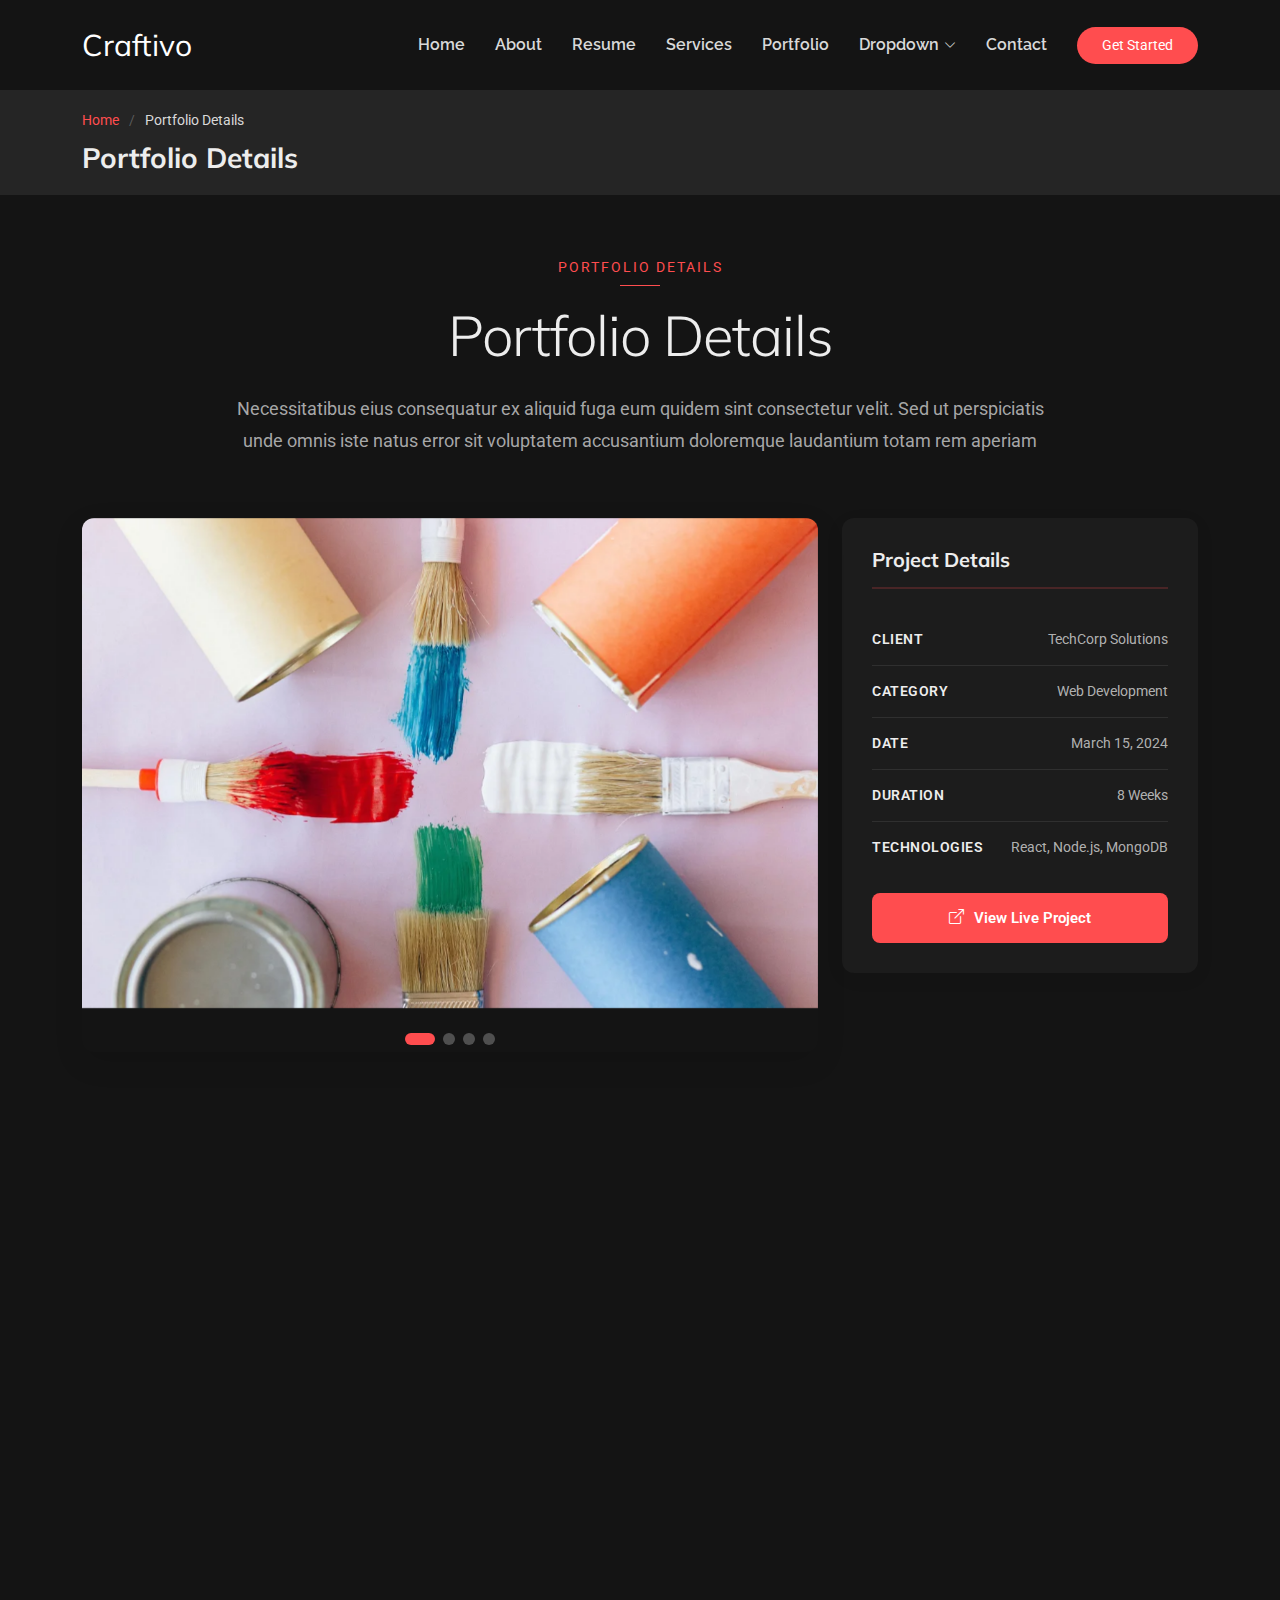
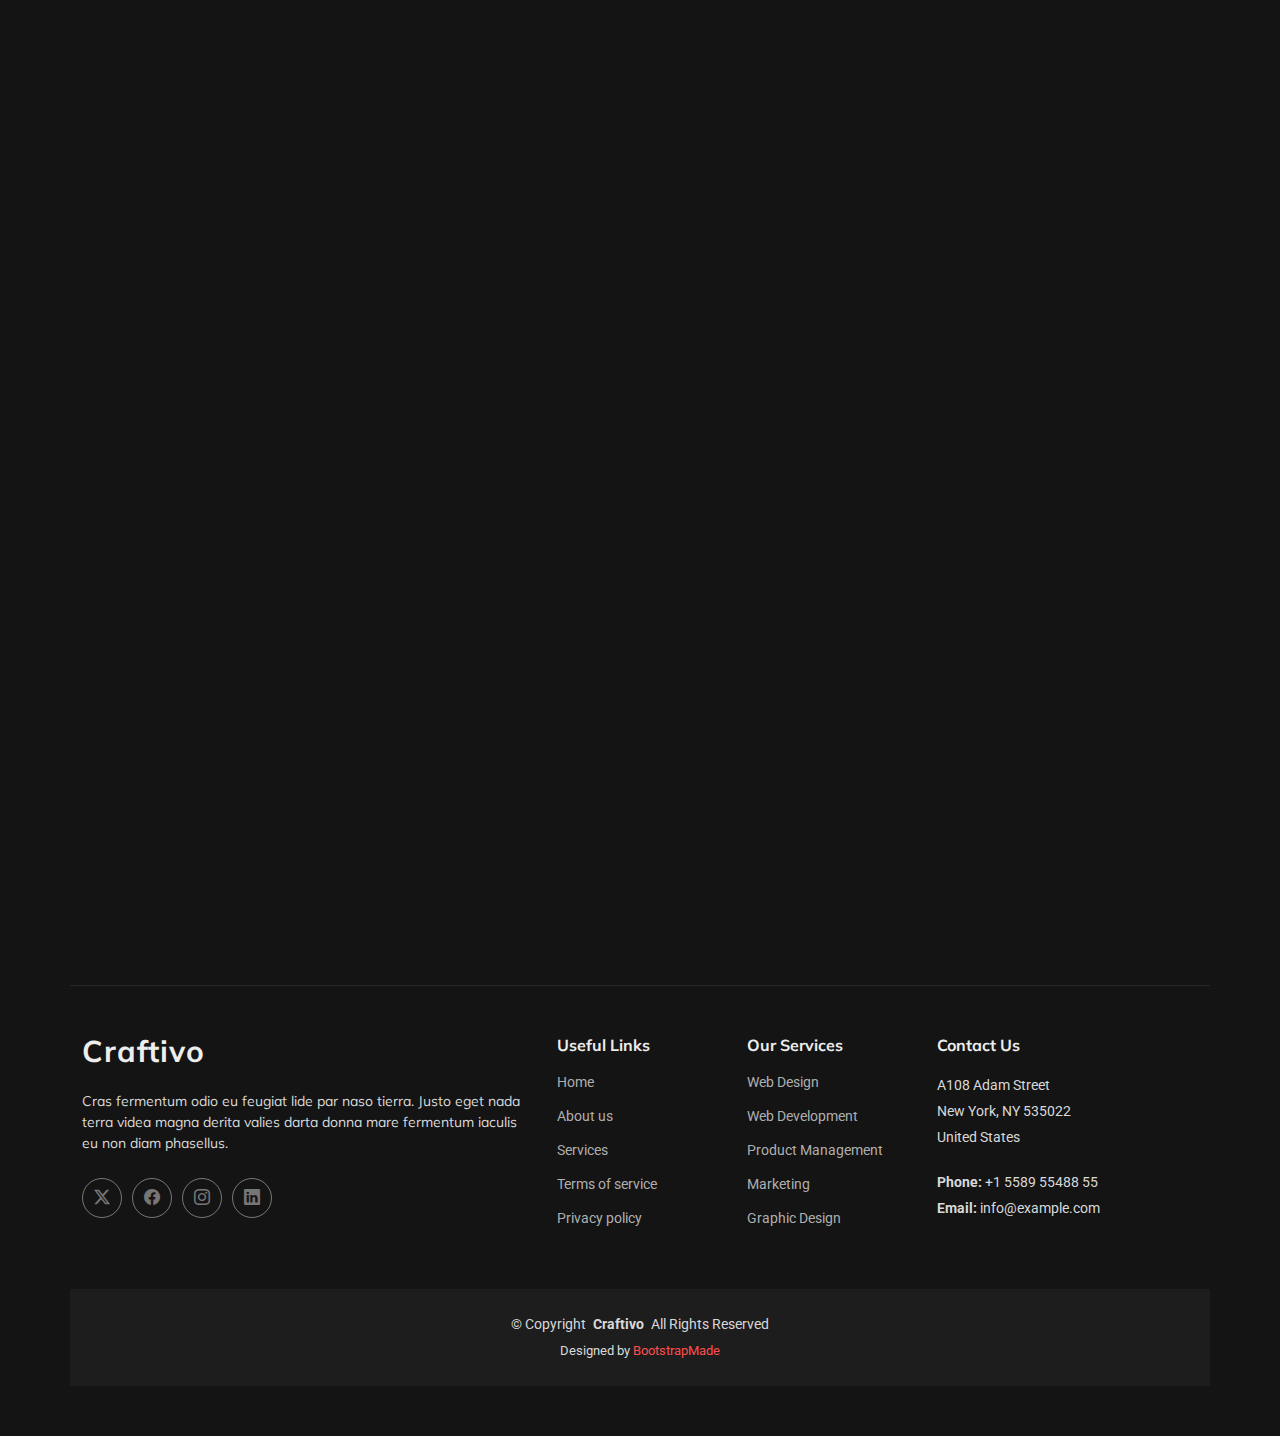
<file: portfolio-details.html>
<!DOCTYPE html>
<html lang="en">

<head>
  <meta charset="utf-8">
  <meta content="width=device-width, initial-scale=1.0" name="viewport">
  <title>Benjamin.com</title>
  <meta name="description" content="">
  <meta name="keywords" content="">

  <!-- Favicons -->
  <link href="assets/img/favicon.png" rel="icon">
  <link href="assets/img/apple-touch-icon.png" rel="apple-touch-icon">

  <!-- Fonts -->
  <link href="https://fonts.googleapis.com" rel="preconnect">
  <link href="https://fonts.gstatic.com" rel="preconnect" crossorigin>
  <link href="https://fonts.googleapis.com/css2?family=Roboto:ital,wght@0,100;0,300;0,400;0,500;0,700;0,900;1,100;1,300;1,400;1,500;1,700;1,900&family=Raleway:ital,wght@0,100;0,200;0,300;0,400;0,500;0,600;0,700;0,800;0,900;1,100;1,200;1,300;1,400;1,500;1,600;1,700;1,800;1,900&family=Mulish:ital,wght@0,200;0,300;0,400;0,500;0,600;0,700;0,800;0,900;1,200;1,300;1,400;1,500;1,600;1,700;1,800;1,900&display=swap" rel="stylesheet">

  <!-- Vendor CSS Files -->
  <link href="assets/vendor/bootstrap/css/bootstrap.min.css" rel="stylesheet">
  <link href="assets/vendor/bootstrap-icons/bootstrap-icons.css" rel="stylesheet">
  <link href="assets/vendor/aos/aos.css" rel="stylesheet">
  <link href="assets/vendor/glightbox/css/glightbox.min.css" rel="stylesheet">
  <link href="assets/vendor/swiper/swiper-bundle.min.css" rel="stylesheet">

  <!-- Main CSS File -->
  <link href="assets/css/main.css" rel="stylesheet">

  <!-- =======================================================
  * Template Name: Craftivo
  * Template URL: https://bootstrapmade.com/craftivo-bootstrap-portfolio-template/
  * Updated: Oct 04 2025 with Bootstrap v5.3.8
  * Author: BootstrapMade.com
  * License: https://bootstrapmade.com/license/
  ======================================================== -->
</head>

<body class="portfolio-details-page">

  <header id="header" class="header d-flex align-items-center sticky-top">
    <div class="container-fluid container-xl position-relative d-flex align-items-center">

      <a href="index.html" class="logo d-flex align-items-center me-auto">
        <!-- Uncomment the line below if you also wish to use an image logo -->
        <!-- <img src="assets/img/logo.webp" alt=""> -->
        <h1 class="sitename">Craftivo</h1>
      </a>

      <nav id="navmenu" class="navmenu">
        <ul>
          <li><a href="#hero">Home</a></li>
          <li><a href="#about">About</a></li>
          <li><a href="#resume">Resume</a></li>
          <li><a href="#services">Services</a></li>
          <li><a href="#portfolio">Portfolio</a></li>
          <li class="dropdown"><a href="#"><span>Dropdown</span> <i class="bi bi-chevron-down toggle-dropdown"></i></a>
            <ul>
              <li><a href="#">Dropdown 1</a></li>
              <li class="dropdown"><a href="#"><span>Deep Dropdown</span> <i class="bi bi-chevron-down toggle-dropdown"></i></a>
                <ul>
                  <li><a href="#">Deep Dropdown 1</a></li>
                  <li><a href="#">Deep Dropdown 2</a></li>
                  <li><a href="#">Deep Dropdown 3</a></li>
                  <li><a href="#">Deep Dropdown 4</a></li>
                  <li><a href="#">Deep Dropdown 5</a></li>
                </ul>
              </li>
              <li><a href="#">Dropdown 2</a></li>
              <li><a href="#">Dropdown 3</a></li>
              <li><a href="#">Dropdown 4</a></li>
            </ul>
          </li>
          <li><a href="#contact">Contact</a></li>
        </ul>
        <i class="mobile-nav-toggle d-xl-none bi bi-list"></i>
      </nav>

      <a class="btn-getstarted" href="#about">Get Started</a>

    </div>
  </header>

  <main class="main">

    <!-- Page Title -->
    <div class="page-title light-background">
      <div class="container">
        <nav class="breadcrumbs">
          <ol>
            <li><a href="index.html">Home</a></li>
            <li class="current">Portfolio Details</li>
          </ol>
        </nav>
        <h1>Portfolio Details</h1>
      </div>
    </div><!-- End Page Title -->

    <!-- Portfolio Details Section -->
    <section id="portfolio-details" class="portfolio-details section">

      <!-- Section Title -->
      <div class="container section-title" data-aos="fade-up">
        <span class="subtitle">Portfolio Details</span>
        <h2>Portfolio Details</h2>
        <p>Necessitatibus eius consequatur ex aliquid fuga eum quidem sint consectetur velit. Sed ut perspiciatis unde omnis iste natus error sit voluptatem accusantium doloremque laudantium totam rem aperiam</p>
      </div><!-- End Section Title -->

      <div class="container" data-aos="fade-up" data-aos-delay="100">

        <div class="row gy-5">

          <div class="col-lg-8">

            <div class="portfolio-details-slider swiper init-swiper">
              <script type="application/json" class="swiper-config">
                {
                  "loop": true,
                  "speed": 600,
                  "autoplay": {
                    "delay": 4000
                  },
                  "slidesPerView": 1,
                  "spaceBetween": 0,
                  "effect": "fade",
                  "pagination": {
                    "el": ".swiper-pagination",
                    "type": "bullets",
                    "clickable": true
                  }
                }
              </script>
              <div class="swiper-wrapper">

                <div class="swiper-slide">
                  <img src="assets/img/portfolio/portfolio-3.webp" alt="Portfolio Image" class="img-fluid">
                </div>

                <div class="swiper-slide">
                  <img src="assets/img/portfolio/portfolio-6.webp" alt="Portfolio Image" class="img-fluid">
                </div>

                <div class="swiper-slide">
                  <img src="assets/img/portfolio/portfolio-9.webp" alt="Portfolio Image" class="img-fluid">
                </div>

                <div class="swiper-slide">
                  <img src="assets/img/portfolio/portfolio-11.webp" alt="Portfolio Image" class="img-fluid">
                </div>

              </div>
              <div class="swiper-pagination"></div>
            </div>

            <div class="portfolio-content" data-aos="fade-up" data-aos-delay="200">
              <h2>Innovative Digital Platform</h2>

              <div class="meta-info">
                <span class="date"><i class="bi bi-calendar"></i> March 15, 2024</span>
                <span class="category"><i class="bi bi-tag"></i> Web Development</span>
                <span class="client"><i class="bi bi-building"></i> TechCorp Solutions</span>
              </div>

              <p>
                Lorem ipsum dolor sit amet, consectetur adipiscing elit, sed do eiusmod tempor incididunt ut labore et dolore magna aliqua. Ut enim ad minim veniam, quis nostrud exercitation ullamco laboris nisi ut aliquip ex ea commodo consequat.
              </p>

              <h3>Project Overview</h3>
              <p>
                Duis aute irure dolor in reprehenderit in voluptate velit esse cillum dolore eu fugiat nulla pariatur. Excepteur sint occaecat cupidatat non proident, sunt in culpa qui officia deserunt mollit anim id est laborum. Sed ut perspiciatis unde omnis iste natus error sit voluptatem accusantium doloremque laudantium.
              </p>

              <div class="highlights-box">
                <h4>Key Highlights</h4>
                <ul>
                  <li><i class="bi bi-check-circle"></i> Responsive design across all devices</li>
                  <li><i class="bi bi-check-circle"></i> Advanced user authentication system</li>
                  <li><i class="bi bi-check-circle"></i> Real-time data synchronization</li>
                  <li><i class="bi bi-check-circle"></i> Optimized performance and loading speed</li>
                  <li><i class="bi bi-check-circle"></i> Comprehensive admin dashboard</li>
                </ul>
              </div>

              <h3>Technical Implementation</h3>
              <p>
                Totam rem aperiam, eaque ipsa quae ab illo inventore veritatis et quasi architecto beatae vitae dicta sunt explicabo. Nemo enim ipsam voluptatem quia voluptas sit aspernatur aut odit aut fugit, sed quia consequuntur magni dolores eos qui ratione voluptatem sequi nesciunt.
              </p>

              <blockquote>
                <i class="bi bi-quote quote-icon"></i>
                <p>
                  Neque porro quisquam est, qui dolorem ipsum quia dolor sit amet, consectetur, adipisci velit, sed quia non numquam eius modi tempora incidunt ut labore et dolore magnam aliquam quaerat voluptatem.
                </p>
                <div class="author">
                  <img src="assets/img/person/person-m-7.webp" alt="Author">
                  <div class="author-info">
                    <h5>Michael Anderson</h5>
                    <span>Project Lead</span>
                  </div>
                </div>
              </blockquote>

              <p>
                At vero eos et accusamus et iusto odio dignissimos ducimus qui blanditiis praesentium voluptatum deleniti atque corrupti quos dolores et quas molestias excepturi sint occaecati cupiditate non provident, similique sunt in culpa qui officia deserunt mollitia animi.
              </p>

            </div>

          </div>

          <div class="col-lg-4">

            <div class="sidebar" data-aos="fade-up" data-aos-delay="200">

              <div class="info-card">
                <h3>Project Details</h3>
                <div class="info-item">
                  <span class="label">Client</span>
                  <span class="value">TechCorp Solutions</span>
                </div>
                <div class="info-item">
                  <span class="label">Category</span>
                  <span class="value">Web Development</span>
                </div>
                <div class="info-item">
                  <span class="label">Date</span>
                  <span class="value">March 15, 2024</span>
                </div>
                <div class="info-item">
                  <span class="label">Duration</span>
                  <span class="value">8 Weeks</span>
                </div>
                <div class="info-item">
                  <span class="label">Technologies</span>
                  <span class="value">React, Node.js, MongoDB</span>
                </div>
                <a href="https://www.example.com" class="btn-primary" target="_blank">
                  <i class="bi bi-box-arrow-up-right"></i> View Live Project
                </a>
              </div>

              <div class="share-card" data-aos="fade-up" data-aos-delay="300">
                <h3>Share This Project</h3>
                <div class="social-links">
                  <a href="#" class="facebook"><i class="bi bi-facebook"></i></a>
                  <a href="#" class="twitter"><i class="bi bi-twitter"></i></a>
                  <a href="#" class="linkedin"><i class="bi bi-linkedin"></i></a>
                  <a href="#" class="pinterest"><i class="bi bi-pinterest"></i></a>
                </div>
              </div>

              <div class="tags-card" data-aos="fade-up" data-aos-delay="400">
                <h3>Tags</h3>
                <div class="tags">
                  <a href="#">Design</a>
                  <a href="#">Development</a>
                  <a href="#">React</a>
                  <a href="#">UX/UI</a>
                  <a href="#">Frontend</a>
                  <a href="#">Backend</a>
                </div>
              </div>

            </div>

          </div>

        </div>

      </div>

    </section><!-- /Portfolio Details Section -->

  </main>

  <footer id="footer" class="footer">

    <div class="container footer-top">
      <div class="row gy-4">
        <div class="col-lg-5 col-md-12 footer-about">
          <a href="index.html" class="logo d-flex align-items-center">
            <span class="sitename">Craftivo</span>
          </a>
          <p>Cras fermentum odio eu feugiat lide par naso tierra. Justo eget nada terra videa magna derita valies darta donna mare fermentum iaculis eu non diam phasellus.</p>
          <div class="social-links d-flex mt-4">
            <a href=""><i class="bi bi-twitter-x"></i></a>
            <a href=""><i class="bi bi-facebook"></i></a>
            <a href=""><i class="bi bi-instagram"></i></a>
            <a href=""><i class="bi bi-linkedin"></i></a>
          </div>
        </div>

        <div class="col-lg-2 col-6 footer-links">
          <h4>Useful Links</h4>
          <ul>
            <li><a href="#">Home</a></li>
            <li><a href="#">About us</a></li>
            <li><a href="#">Services</a></li>
            <li><a href="#">Terms of service</a></li>
            <li><a href="#">Privacy policy</a></li>
          </ul>
        </div>

        <div class="col-lg-2 col-6 footer-links">
          <h4>Our Services</h4>
          <ul>
            <li><a href="#">Web Design</a></li>
            <li><a href="#">Web Development</a></li>
            <li><a href="#">Product Management</a></li>
            <li><a href="#">Marketing</a></li>
            <li><a href="#">Graphic Design</a></li>
          </ul>
        </div>

        <div class="col-lg-3 col-md-12 footer-contact text-center text-md-start">
          <h4>Contact Us</h4>
          <p>A108 Adam Street</p>
          <p>New York, NY 535022</p>
          <p>United States</p>
          <p class="mt-4"><strong>Phone:</strong> <span>+1 5589 55488 55</span></p>
          <p><strong>Email:</strong> <span>info@example.com</span></p>
        </div>

      </div>
    </div>

    <div class="container copyright text-center mt-4">
      <p>© <span>Copyright</span> <strong class="px-1 sitename">Craftivo</strong> <span>All Rights Reserved</span></p>
      <div class="credits">
        <!-- All the links in the footer should remain intact. -->
        <!-- You can delete the links only if you've purchased the pro version. -->
        <!-- Licensing information: https://bootstrapmade.com/license/ -->
        <!-- Purchase the pro version with working PHP/AJAX contact form: [buy-url] -->
        Designed by <a href="https://bootstrapmade.com/">BootstrapMade</a>
      </div>
    </div>

  </footer>

  <!-- Scroll Top -->
  <a href="#" id="scroll-top" class="scroll-top d-flex align-items-center justify-content-center"><i class="bi bi-arrow-up-short"></i></a>

  <!-- Preloader -->
  <div id="preloader"></div>

  <!-- Vendor JS Files -->
  <script src="assets/vendor/bootstrap/js/bootstrap.bundle.min.js"></script>
  <script src="assets/vendor/php-email-form/validate.js"></script>
  <script src="assets/vendor/aos/aos.js"></script>
  <script src="assets/vendor/typed.js/typed.umd.js"></script>
  <script src="assets/vendor/waypoints/noframework.waypoints.js"></script>
  <script src="assets/vendor/glightbox/js/glightbox.min.js"></script>
  <script src="assets/vendor/imagesloaded/imagesloaded.pkgd.min.js"></script>
  <script src="assets/vendor/isotope-layout/isotope.pkgd.min.js"></script>
  <script src="assets/vendor/swiper/swiper-bundle.min.js"></script>

  <!-- Main JS File -->
  <script src="assets/js/main.js"></script>

</body>

</html>
</file>
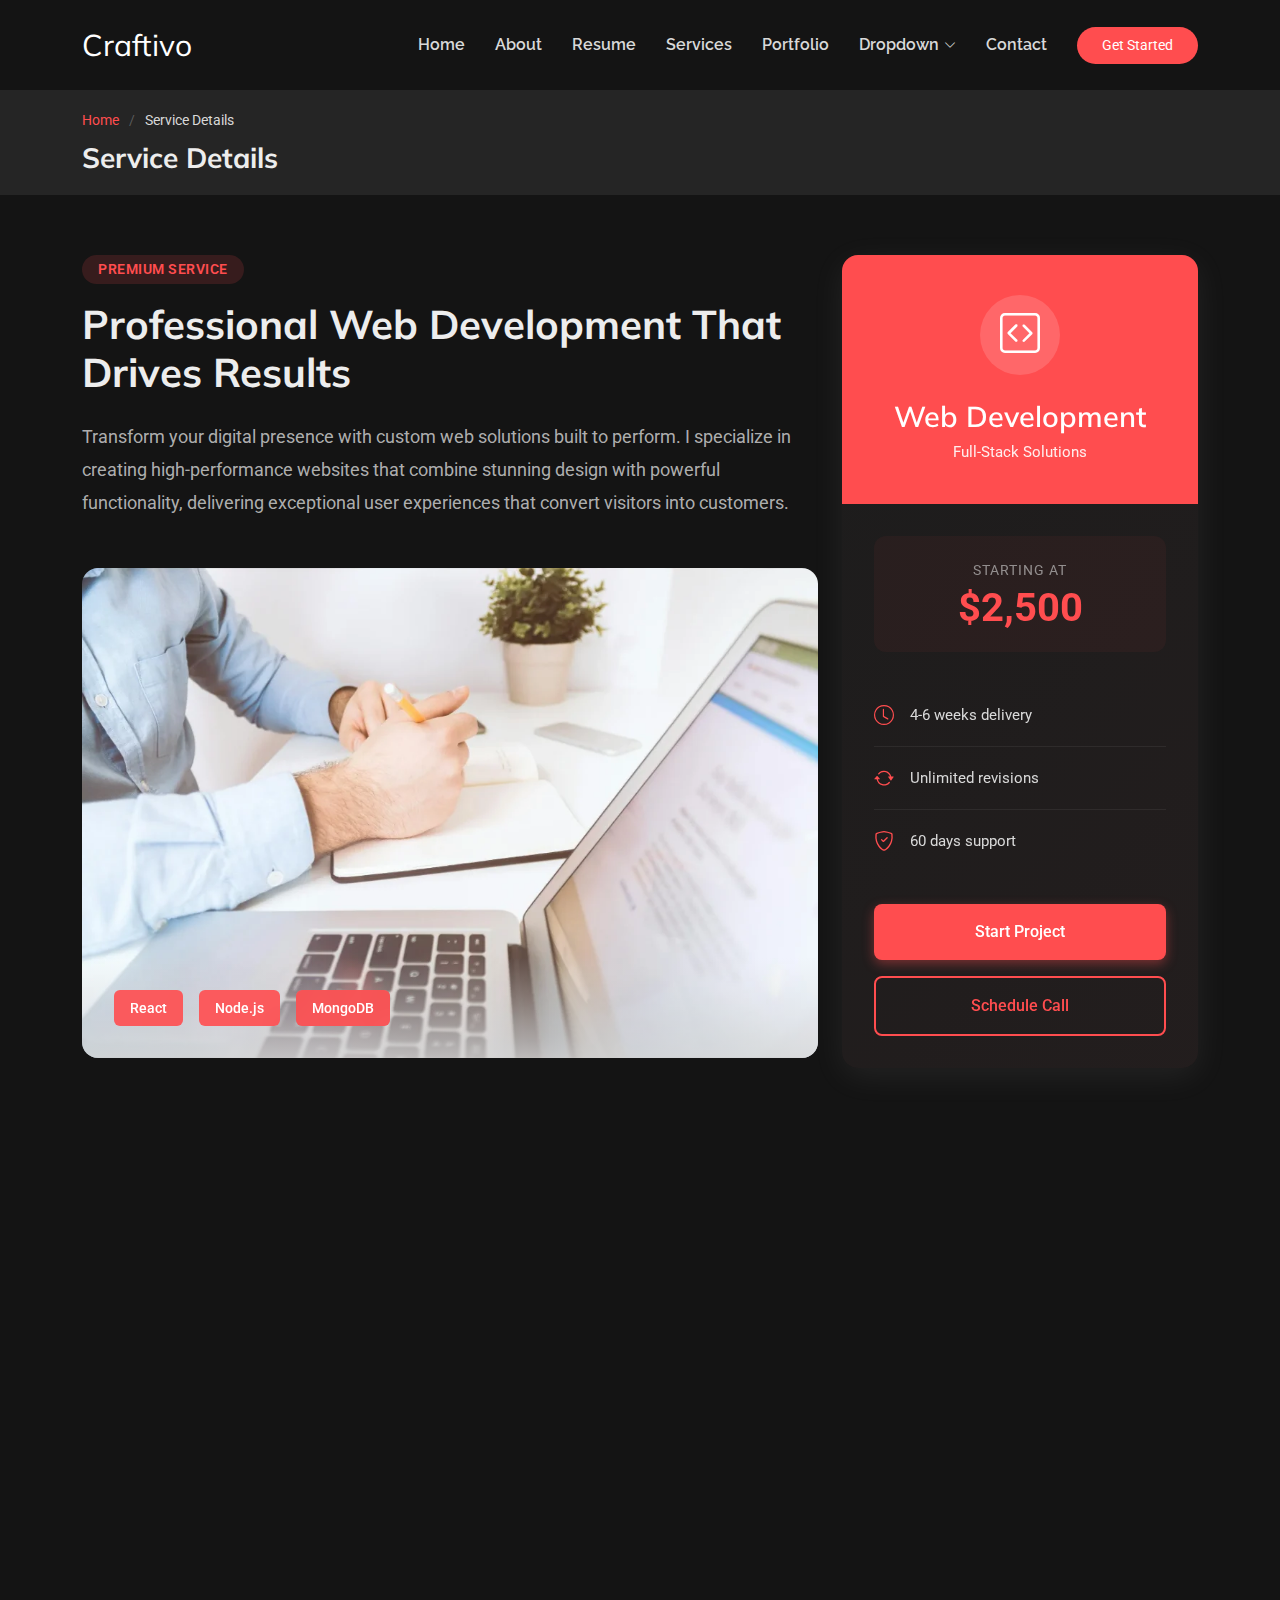
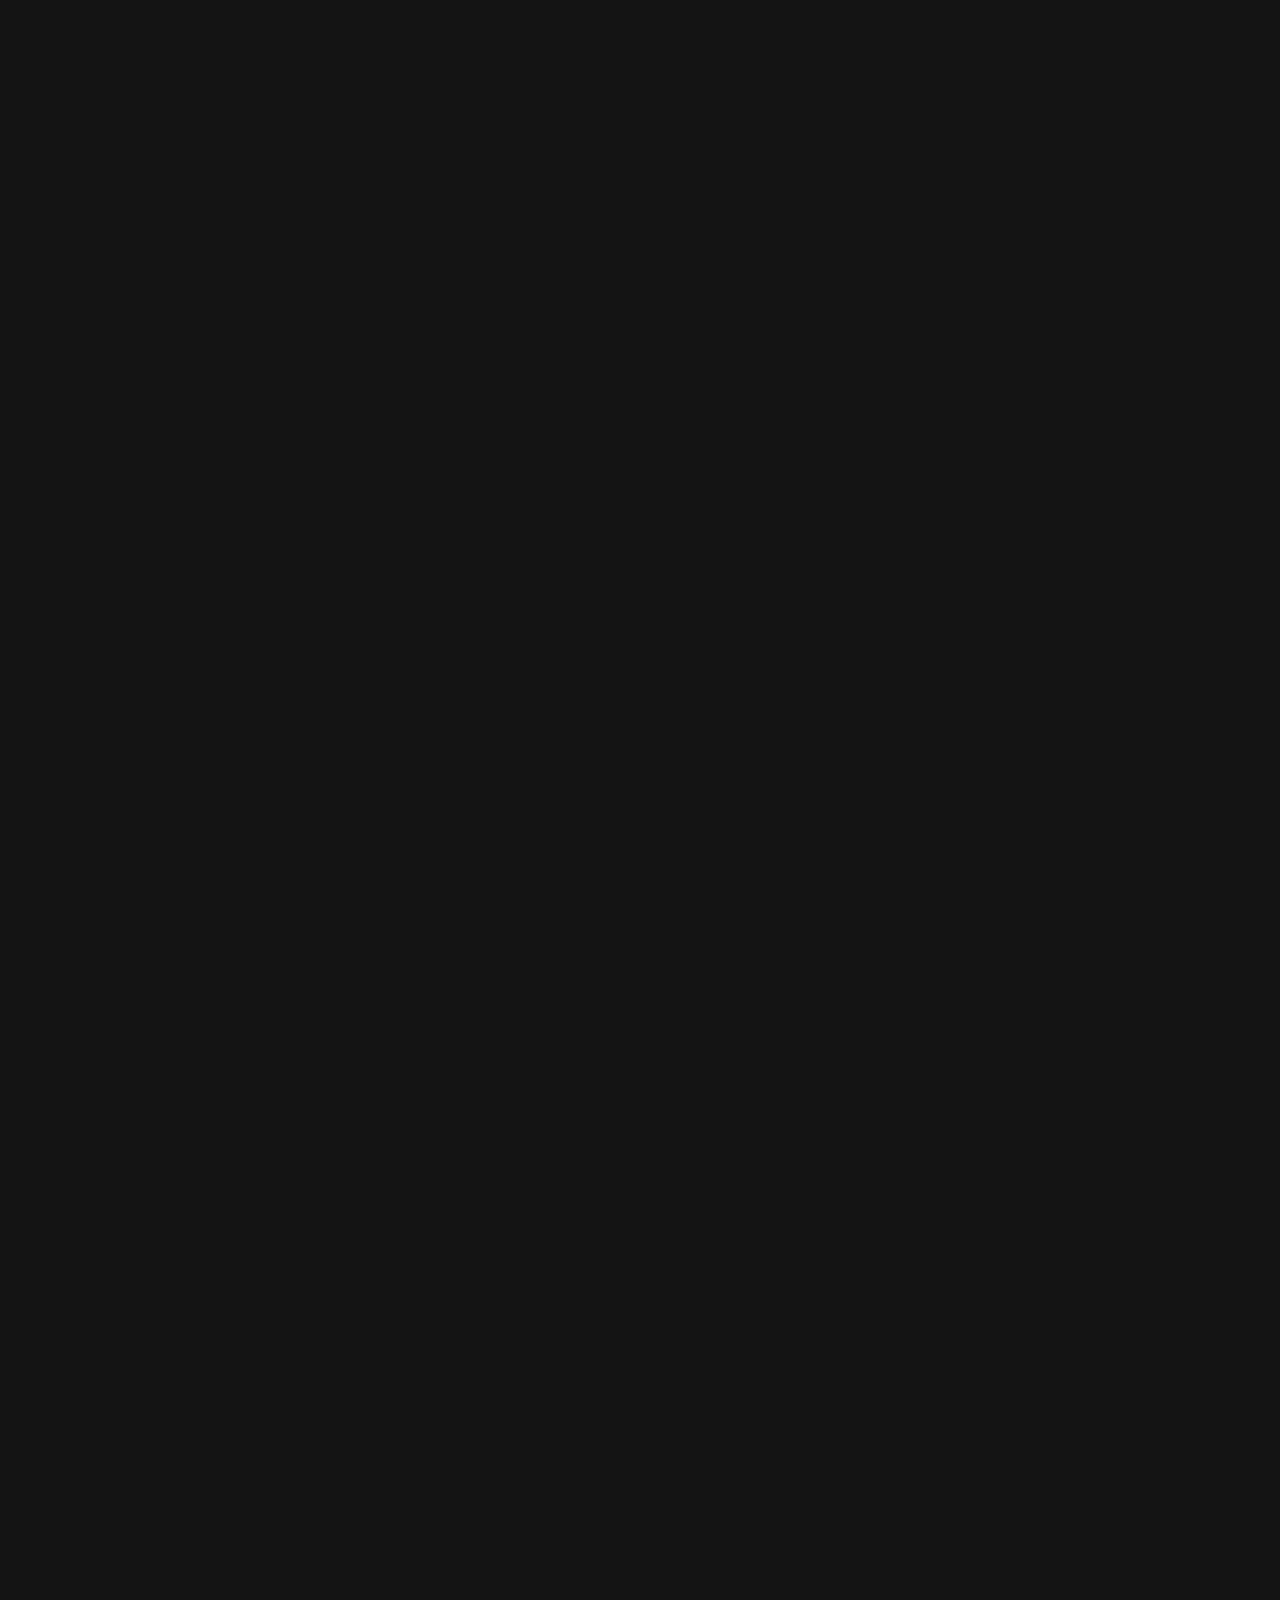
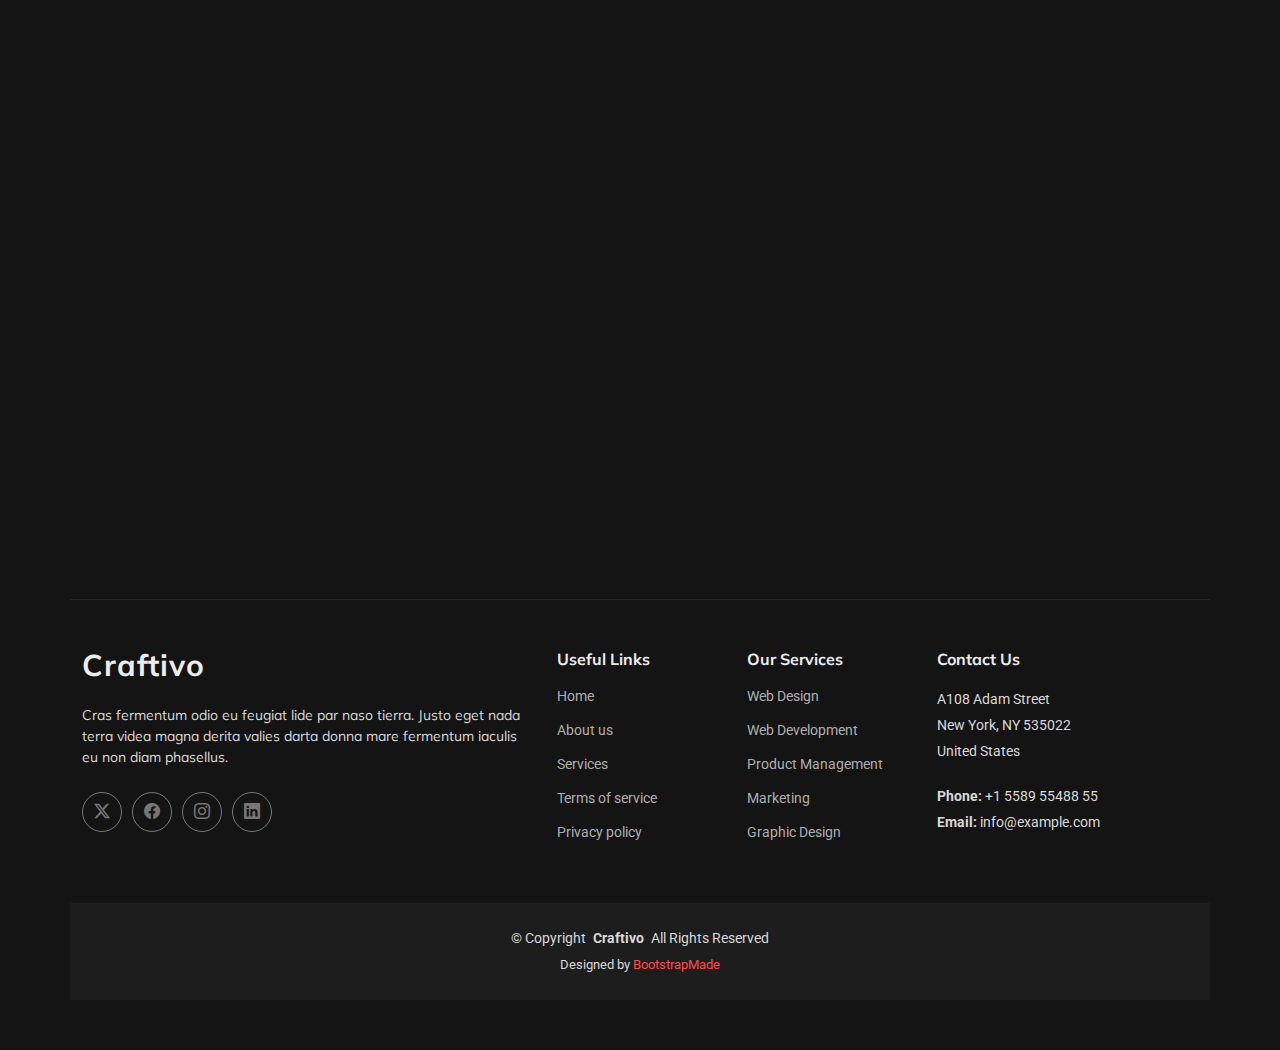
<file: service-details.html>
<!DOCTYPE html>
<html lang="en">

<head>
  <meta charset="utf-8">
  <meta content="width=device-width, initial-scale=1.0" name="viewport">
  <title>Service Details - Craftivo Bootstrap Template</title>
  <meta name="description" content="">
  <meta name="keywords" content="">

  <!-- Favicons -->
  <link href="assets/img/favicon.png" rel="icon">
  <link href="assets/img/apple-touch-icon.png" rel="apple-touch-icon">

  <!-- Fonts -->
  <link href="https://fonts.googleapis.com" rel="preconnect">
  <link href="https://fonts.gstatic.com" rel="preconnect" crossorigin>
  <link href="https://fonts.googleapis.com/css2?family=Roboto:ital,wght@0,100;0,300;0,400;0,500;0,700;0,900;1,100;1,300;1,400;1,500;1,700;1,900&family=Raleway:ital,wght@0,100;0,200;0,300;0,400;0,500;0,600;0,700;0,800;0,900;1,100;1,200;1,300;1,400;1,500;1,600;1,700;1,800;1,900&family=Mulish:ital,wght@0,200;0,300;0,400;0,500;0,600;0,700;0,800;0,900;1,200;1,300;1,400;1,500;1,600;1,700;1,800;1,900&display=swap" rel="stylesheet">

  <!-- Vendor CSS Files -->
  <link href="assets/vendor/bootstrap/css/bootstrap.min.css" rel="stylesheet">
  <link href="assets/vendor/bootstrap-icons/bootstrap-icons.css" rel="stylesheet">
  <link href="assets/vendor/aos/aos.css" rel="stylesheet">
  <link href="assets/vendor/glightbox/css/glightbox.min.css" rel="stylesheet">
  <link href="assets/vendor/swiper/swiper-bundle.min.css" rel="stylesheet">

  <!-- Main CSS File -->
  <link href="assets/css/main.css" rel="stylesheet">

  <!-- =======================================================
  * Template Name: Craftivo
  * Template URL: https://bootstrapmade.com/craftivo-bootstrap-portfolio-template/
  * Updated: Oct 04 2025 with Bootstrap v5.3.8
  * Author: BootstrapMade.com
  * License: https://bootstrapmade.com/license/
  ======================================================== -->
</head>

<body class="service-details-page">

  <header id="header" class="header d-flex align-items-center sticky-top">
    <div class="container-fluid container-xl position-relative d-flex align-items-center">

      <a href="index.html" class="logo d-flex align-items-center me-auto">
        <!-- Uncomment the line below if you also wish to use an image logo -->
        <!-- <img src="assets/img/logo.webp" alt=""> -->
        <h1 class="sitename">Craftivo</h1>
      </a>

      <nav id="navmenu" class="navmenu">
        <ul>
          <li><a href="#hero">Home</a></li>
          <li><a href="#about">About</a></li>
          <li><a href="#resume">Resume</a></li>
          <li><a href="#services">Services</a></li>
          <li><a href="#portfolio">Portfolio</a></li>
          <li class="dropdown"><a href="#"><span>Dropdown</span> <i class="bi bi-chevron-down toggle-dropdown"></i></a>
            <ul>
              <li><a href="#">Dropdown 1</a></li>
              <li class="dropdown"><a href="#"><span>Deep Dropdown</span> <i class="bi bi-chevron-down toggle-dropdown"></i></a>
                <ul>
                  <li><a href="#">Deep Dropdown 1</a></li>
                  <li><a href="#">Deep Dropdown 2</a></li>
                  <li><a href="#">Deep Dropdown 3</a></li>
                  <li><a href="#">Deep Dropdown 4</a></li>
                  <li><a href="#">Deep Dropdown 5</a></li>
                </ul>
              </li>
              <li><a href="#">Dropdown 2</a></li>
              <li><a href="#">Dropdown 3</a></li>
              <li><a href="#">Dropdown 4</a></li>
            </ul>
          </li>
          <li><a href="#contact">Contact</a></li>
        </ul>
        <i class="mobile-nav-toggle d-xl-none bi bi-list"></i>
      </nav>

      <a class="btn-getstarted" href="#about">Get Started</a>

    </div>
  </header>

  <main class="main">

    <!-- Page Title -->
    <div class="page-title light-background">
      <div class="container">
        <nav class="breadcrumbs">
          <ol>
            <li><a href="index.html">Home</a></li>
            <li class="current">Service Details</li>
          </ol>
        </nav>
        <h1>Service Details</h1>
      </div>
    </div><!-- End Page Title -->

    <!-- Service Details Section -->
    <section id="service-details" class="service-details section">

      <div class="container" data-aos="fade-up" data-aos-delay="100">

        <div class="row">

          <div class="col-lg-4 order-lg-2">

            <div class="sticky-sidebar">

              <div class="service-card" data-aos="fade-left" data-aos-delay="200">
                <div class="card-header">
                  <div class="service-icon">
                    <i class="bi bi-code-square"></i>
                  </div>
                  <h3>Web Development</h3>
                  <p class="service-tagline">Full-Stack Solutions</p>
                </div>
                <div class="card-body">
                  <div class="price-tag">
                    <span class="label">Starting at</span>
                    <span class="price">$2,500</span>
                  </div>
                  <ul class="quick-info">
                    <li>
                      <i class="bi bi-clock"></i>
                      <span>4-6 weeks delivery</span>
                    </li>
                    <li>
                      <i class="bi bi-arrow-repeat"></i>
                      <span>Unlimited revisions</span>
                    </li>
                    <li>
                      <i class="bi bi-shield-check"></i>
                      <span>60 days support</span>
                    </li>
                  </ul>
                  <div class="cta-buttons">
                    <a href="#" class="btn-primary">Start Project</a>
                    <a href="#" class="btn-secondary">Schedule Call</a>
                  </div>
                </div>
              </div>

              <div class="contact-card" data-aos="fade-left" data-aos-delay="300">
                <h4>Have Questions?</h4>
                <p>Let's discuss your project requirements and how I can help.</p>
                <div class="contact-methods">
                  <a href="mailto:hello@example.com" class="contact-item">
                    <i class="bi bi-envelope"></i>
                    <span>hello@example.com</span>
                  </a>
                  <a href="tel:+15551234567" class="contact-item">
                    <i class="bi bi-telephone"></i>
                    <span>+1 (555) 123-4567</span>
                  </a>
                </div>
              </div>

            </div>

          </div>

          <div class="col-lg-8 order-lg-1">

            <div class="service-overview" data-aos="fade-up" data-aos-delay="200">
              <div class="overview-header">
                <span class="badge">Premium Service</span>
                <h2>Professional Web Development That Drives Results</h2>
              </div>
              <p class="lead-text">Transform your digital presence with custom web solutions built to perform. I specialize in creating high-performance websites that combine stunning design with powerful functionality, delivering exceptional user experiences that convert visitors into customers.</p>
            </div>

            <div class="service-image-showcase" data-aos="zoom-in" data-aos-delay="300">
              <img src="assets/img/services/services-1.webp" alt="Web Development" class="img-fluid main-image">
              <div class="image-overlay">
                <div class="tech-stack">
                  <span class="tech-item">React</span>
                  <span class="tech-item">Node.js</span>
                  <span class="tech-item">MongoDB</span>
                </div>
              </div>
            </div>

            <div class="features-grid" data-aos="fade-up" data-aos-delay="400">
              <h3 class="section-heading">What You Get</h3>
              <div class="row g-4">
                <div class="col-md-6">
                  <div class="feature-box">
                    <div class="icon-wrapper">
                      <i class="bi bi-layers"></i>
                    </div>
                    <h4>Modern Architecture</h4>
                    <p>Scalable, maintainable code structure using the latest web technologies and best practices for long-term success.</p>
                  </div>
                </div>
                <div class="col-md-6">
                  <div class="feature-box">
                    <div class="icon-wrapper">
                      <i class="bi bi-speedometer2"></i>
                    </div>
                    <h4>Lightning Fast</h4>
                    <p>Optimized performance with lazy loading, code splitting, and CDN integration for instant page loads.</p>
                  </div>
                </div>
                <div class="col-md-6">
                  <div class="feature-box">
                    <div class="icon-wrapper">
                      <i class="bi bi-phone-landscape"></i>
                    </div>
                    <h4>Responsive Design</h4>
                    <p>Pixel-perfect layouts that adapt seamlessly across all devices, from mobile phones to large desktop screens.</p>
                  </div>
                </div>
                <div class="col-md-6">
                  <div class="feature-box">
                    <div class="icon-wrapper">
                      <i class="bi bi-graph-up"></i>
                    </div>
                    <h4>SEO Optimized</h4>
                    <p>Search engine friendly structure with semantic HTML, meta tags, and performance optimizations built in.</p>
                  </div>
                </div>
              </div>
            </div>

            <div class="workflow-section" data-aos="fade-up" data-aos-delay="500">
              <h3 class="section-heading">Development Workflow</h3>
              <div class="timeline">
                <div class="timeline-item">
                  <div class="timeline-marker">1</div>
                  <div class="timeline-content">
                    <h4>Strategy &amp; Planning</h4>
                    <p>Duis aute irure dolor in reprehenderit in voluptate velit esse cillum dolore eu fugiat nulla pariatur. Excepteur sint occaecat cupidatat non proident.</p>
                    <span class="duration">1 week</span>
                  </div>
                </div>
                <div class="timeline-item">
                  <div class="timeline-marker">2</div>
                  <div class="timeline-content">
                    <h4>Design &amp; Prototyping</h4>
                    <p>Sed ut perspiciatis unde omnis iste natus error sit voluptatem accusantium doloremque laudantium, totam rem aperiam eaque ipsa quae.</p>
                    <span class="duration">1-2 weeks</span>
                  </div>
                </div>
                <div class="timeline-item">
                  <div class="timeline-marker">3</div>
                  <div class="timeline-content">
                    <h4>Development &amp; Testing</h4>
                    <p>At vero eos et accusamus et iusto odio dignissimos ducimus qui blanditiis praesentium voluptatum deleniti atque corrupti quos dolores.</p>
                    <span class="duration">2-3 weeks</span>
                  </div>
                </div>
                <div class="timeline-item">
                  <div class="timeline-marker">4</div>
                  <div class="timeline-content">
                    <h4>Launch &amp; Optimization</h4>
                    <p>Quis autem vel eum iure reprehenderit qui in ea voluptate velit esse quam nihil molestiae consequatur vel illum qui dolorem.</p>
                    <span class="duration">1 week</span>
                  </div>
                </div>
              </div>
            </div>

            <div class="testimonial-section" data-aos="fade-up" data-aos-delay="600">
              <div class="testimonial-card">
                <div class="stars">
                  <i class="bi bi-star-fill"></i>
                  <i class="bi bi-star-fill"></i>
                  <i class="bi bi-star-fill"></i>
                  <i class="bi bi-star-fill"></i>
                  <i class="bi bi-star-fill"></i>
                </div>
                <blockquote>
                  "Nemo enim ipsam voluptatem quia voluptas sit aspernatur aut odit aut fugit, sed quia consequuntur magni dolores eos qui ratione voluptatem sequi nesciunt. Exceptional work and outstanding communication throughout."
                </blockquote>
                <div class="client-info">
                  <img src="assets/img/person/person-m-5.webp" alt="Michael Chen" class="client-avatar">
                  <div class="client-details">
                    <h5>Michael Chen</h5>
                    <p>Founder, TechStart Inc.</p>
                  </div>
                </div>
              </div>
            </div>

            <div class="tech-details" data-aos="fade-up" data-aos-delay="700">
              <h3 class="section-heading">Technologies &amp; Tools</h3>
              <div class="tech-categories">
                <div class="tech-category">
                  <h5>Frontend</h5>
                  <div class="tech-tags">
                    <span>React</span>
                    <span>Vue.js</span>
                    <span>TypeScript</span>
                    <span>Tailwind CSS</span>
                    <span>SASS</span>
                  </div>
                </div>
                <div class="tech-category">
                  <h5>Backend</h5>
                  <div class="tech-tags">
                    <span>Node.js</span>
                    <span>Express</span>
                    <span>Python</span>
                    <span>Django</span>
                    <span>REST API</span>
                  </div>
                </div>
                <div class="tech-category">
                  <h5>Database</h5>
                  <div class="tech-tags">
                    <span>MongoDB</span>
                    <span>PostgreSQL</span>
                    <span>Redis</span>
                    <span>Firebase</span>
                  </div>
                </div>
              </div>
            </div>

          </div>

        </div>

      </div>

    </section><!-- /Service Details Section -->

  </main>

  <footer id="footer" class="footer">

    <div class="container footer-top">
      <div class="row gy-4">
        <div class="col-lg-5 col-md-12 footer-about">
          <a href="index.html" class="logo d-flex align-items-center">
            <span class="sitename">Craftivo</span>
          </a>
          <p>Cras fermentum odio eu feugiat lide par naso tierra. Justo eget nada terra videa magna derita valies darta donna mare fermentum iaculis eu non diam phasellus.</p>
          <div class="social-links d-flex mt-4">
            <a href=""><i class="bi bi-twitter-x"></i></a>
            <a href=""><i class="bi bi-facebook"></i></a>
            <a href=""><i class="bi bi-instagram"></i></a>
            <a href=""><i class="bi bi-linkedin"></i></a>
          </div>
        </div>

        <div class="col-lg-2 col-6 footer-links">
          <h4>Useful Links</h4>
          <ul>
            <li><a href="#">Home</a></li>
            <li><a href="#">About us</a></li>
            <li><a href="#">Services</a></li>
            <li><a href="#">Terms of service</a></li>
            <li><a href="#">Privacy policy</a></li>
          </ul>
        </div>

        <div class="col-lg-2 col-6 footer-links">
          <h4>Our Services</h4>
          <ul>
            <li><a href="#">Web Design</a></li>
            <li><a href="#">Web Development</a></li>
            <li><a href="#">Product Management</a></li>
            <li><a href="#">Marketing</a></li>
            <li><a href="#">Graphic Design</a></li>
          </ul>
        </div>

        <div class="col-lg-3 col-md-12 footer-contact text-center text-md-start">
          <h4>Contact Us</h4>
          <p>A108 Adam Street</p>
          <p>New York, NY 535022</p>
          <p>United States</p>
          <p class="mt-4"><strong>Phone:</strong> <span>+1 5589 55488 55</span></p>
          <p><strong>Email:</strong> <span>info@example.com</span></p>
        </div>

      </div>
    </div>

    <div class="container copyright text-center mt-4">
      <p>© <span>Copyright</span> <strong class="px-1 sitename">Craftivo</strong> <span>All Rights Reserved</span></p>
      <div class="credits">
        <!-- All the links in the footer should remain intact. -->
        <!-- You can delete the links only if you've purchased the pro version. -->
        <!-- Licensing information: https://bootstrapmade.com/license/ -->
        <!-- Purchase the pro version with working PHP/AJAX contact form: [buy-url] -->
        Designed by <a href="https://bootstrapmade.com/">BootstrapMade</a>
      </div>
    </div>

  </footer>

  <!-- Scroll Top -->
  <a href="#" id="scroll-top" class="scroll-top d-flex align-items-center justify-content-center"><i class="bi bi-arrow-up-short"></i></a>

  <!-- Preloader -->
  <div id="preloader"></div>

  <!-- Vendor JS Files -->
  <script src="assets/vendor/bootstrap/js/bootstrap.bundle.min.js"></script>
  <script src="assets/vendor/php-email-form/validate.js"></script>
  <script src="assets/vendor/aos/aos.js"></script>
  <script src="assets/vendor/typed.js/typed.umd.js"></script>
  <script src="assets/vendor/waypoints/noframework.waypoints.js"></script>
  <script src="assets/vendor/glightbox/js/glightbox.min.js"></script>
  <script src="assets/vendor/imagesloaded/imagesloaded.pkgd.min.js"></script>
  <script src="assets/vendor/isotope-layout/isotope.pkgd.min.js"></script>
  <script src="assets/vendor/swiper/swiper-bundle.min.js"></script>

  <!-- Main JS File -->
  <script src="assets/js/main.js"></script>

</body>

</html>
</file>
<file: assets/css/main.css>
/**
* Template Name: Craftivo
* Template URL: https://bootstrapmade.com/craftivo-bootstrap-portfolio-template/
* Updated: Oct 04 2025 with Bootstrap v5.3.8
* Author: BootstrapMade.com
* License: https://bootstrapmade.com/license/
*/

@charset "UTF-8";

/*--------------------------------------------------------------
# Font & Color Variables
# Help: https://bootstrapmade.com/color-system/
--------------------------------------------------------------*/
/* Fonts */
:root {
  --default-font: "Roboto",  system-ui, -apple-system, "Segoe UI", Roboto, "Helvetica Neue", Arial, "Noto Sans", "Liberation Sans", sans-serif, "Apple Color Emoji", "Segoe UI Emoji", "Segoe UI Symbol", "Noto Color Emoji";
  --heading-font: "Mulish",  sans-serif;
  --nav-font: "Raleway",  sans-serif;
}

/* Global Colors - The following color variables are used throughout the website. Updating them here will change the color scheme of the entire website */
:root { 
  --background-color: #141414; /* Background color for the entire website, including individual sections */
  --default-color: #d9d9d9; /* Default color used for the majority of the text content across the entire website */
  --heading-color: #ededed; /* Color for headings, subheadings and title throughout the website */
  --accent-color: #ff4d4f; /* Accent color that represents your brand on the website. It's used for buttons, links, and other elements that need to stand out */
  --surface-color: #1c1c1c; /* The surface color is used as a background of boxed elements within sections, such as cards, icon boxes, or other elements that require a visual separation from the global background. */
  --contrast-color: #ffffff; /* Contrast color for text, ensuring readability against backgrounds of accent, heading, or default colors. */
}

/* Nav Menu Colors - The following color variables are used specifically for the navigation menu. They are separate from the global colors to allow for more customization options */
:root {
  --nav-color: #d9d9d9;  /* The default color of the main navmenu links */
  --nav-hover-color: #ff4d4f; /* Applied to main navmenu links when they are hovered over or active */
  --nav-mobile-background-color: #2e2e2e; /* Used as the background color for mobile navigation menu */
  --nav-dropdown-background-color: #2e2e2e; /* Used as the background color for dropdown items that appear when hovering over primary navigation items */
  --nav-dropdown-color: #d9d9d9; /* Used for navigation links of the dropdown items in the navigation menu. */
  --nav-dropdown-hover-color: #ff4d4f; /* Similar to --nav-hover-color, this color is applied to dropdown navigation links when they are hovered over. */
}

/* Color Presets - These classes override global colors when applied to any section or element, providing reuse of the sam color scheme. */

.light-background {
  --background-color: rgba(41, 41, 41, 0.8);
  --surface-color: #484848;
}

.dark-background {
  --background-color: #060606;
  --default-color: #ffffff;
  --heading-color: #ffffff;
  --surface-color: #252525;
  --contrast-color: #ffffff;
}

/* Smooth scroll */
:root {
  scroll-behavior: smooth;
}

/*--------------------------------------------------------------
# General Styling & Shared Classes
--------------------------------------------------------------*/
body {
  color: var(--default-color);
  background-color: var(--background-color);
  font-family: var(--default-font);
}

a {
  color: var(--accent-color);
  text-decoration: none;
  transition: 0.3s;
}

a:hover {
  color: color-mix(in srgb, var(--accent-color), transparent 25%);
  text-decoration: none;
}

h1,
h2,
h3,
h4,
h5,
h6 {
  color: var(--heading-color);
  font-family: var(--heading-font);
}

/* PHP Email Form Messages
------------------------------*/
.php-email-form .error-message {
  display: none;
  background: #df1529;
  color: #ffffff;
  text-align: left;
  padding: 15px;
  margin-bottom: 24px;
  font-weight: 600;
}

.php-email-form .sent-message {
  display: none;
  color: #ffffff;
  background: #059652;
  text-align: center;
  padding: 15px;
  margin-bottom: 24px;
  font-weight: 600;
}

.php-email-form .loading {
  display: none;
  background: var(--surface-color);
  text-align: center;
  padding: 15px;
  margin-bottom: 24px;
}

.php-email-form .loading:before {
  content: "";
  display: inline-block;
  border-radius: 50%;
  width: 24px;
  height: 24px;
  margin: 0 10px -6px 0;
  border: 3px solid var(--accent-color);
  border-top-color: var(--surface-color);
  animation: php-email-form-loading 1s linear infinite;
}

@keyframes php-email-form-loading {
  0% {
    transform: rotate(0deg);
  }

  100% {
    transform: rotate(360deg);
  }
}

/*--------------------------------------------------------------
# Global Header
--------------------------------------------------------------*/
.header {
  --heading-color: #ffffff;
  color: var(--default-color);
  background-color: var(--background-color);
  padding: 15px 0;
  transition: all 0.5s;
  z-index: 997;
}

.header .logo {
  line-height: 1;
}

.header .logo img {
  max-height: 36px;
  margin-right: 8px;
}

.header .logo h1 {
  font-size: 30px;
  margin: 0;
  font-weight: 400;
  color: var(--heading-color);
}

.header .btn-getstarted,
.header .btn-getstarted:focus {
  color: var(--contrast-color);
  background: var(--accent-color);
  font-size: 14px;
  padding: 8px 25px;
  margin: 0 0 0 30px;
  border-radius: 50px;
  transition: 0.3s;
}

.header .btn-getstarted:hover,
.header .btn-getstarted:focus:hover {
  color: var(--contrast-color);
  background: color-mix(in srgb, var(--accent-color), transparent 15%);
}

@media (max-width: 1200px) {
  .header .logo {
    order: 1;
  }

  .header .btn-getstarted {
    order: 2;
    margin: 0 15px 0 0;
    padding: 6px 15px;
  }

  .header .navmenu {
    order: 3;
  }
}

.scrolled .header {
  box-shadow: 0px 0 18px rgba(0, 0, 0, 0.1);
}

/* Global Header on Scroll
------------------------------*/
.scrolled .header {
  --background-color: rgba(20, 20, 20, 0.8);
}

/* Index Page Header
------------------------------*/
.index-page .header {
  --background-color: rgba(255, 255, 255, 0);
}

/* Index Page Header on Scroll
------------------------------*/
.index-page.scrolled .header {
  --background-color: rgba(20, 20, 20, 0.8);
}

/*--------------------------------------------------------------
# Navigation Menu
--------------------------------------------------------------*/
/* Navmenu - Desktop */
@media (min-width: 1200px) {
  .navmenu {
    padding: 0;
  }

  .navmenu ul {
    margin: 0;
    padding: 0;
    display: flex;
    list-style: none;
    align-items: center;
  }

  .navmenu li {
    position: relative;
  }

  .navmenu a,
  .navmenu a:focus {
    color: var(--nav-color);
    padding: 18px 15px;
    font-size: 16px;
    font-family: var(--nav-font);
    font-weight: 600;
    display: flex;
    align-items: center;
    justify-content: space-between;
    white-space: nowrap;
    transition: 0.3s;
  }

  .navmenu a i,
  .navmenu a:focus i {
    font-size: 12px;
    line-height: 0;
    margin-left: 5px;
    transition: 0.3s;
  }

  .navmenu li:last-child a {
    padding-right: 0;
  }

  .navmenu li:hover>a,
  .navmenu .active,
  .navmenu .active:focus {
    color: var(--nav-hover-color);
  }

  .navmenu .dropdown ul {
    margin: 0;
    padding: 10px 0;
    background: var(--nav-dropdown-background-color);
    display: block;
    position: absolute;
    visibility: hidden;
    left: 14px;
    top: 130%;
    opacity: 0;
    transition: 0.3s;
    border-radius: 4px;
    z-index: 99;
    box-shadow: 0px 0px 30px rgba(0, 0, 0, 0.1);
  }

  .navmenu .dropdown ul li {
    min-width: 200px;
  }

  .navmenu .dropdown ul a {
    padding: 10px 20px;
    font-size: 15px;
    text-transform: none;
    color: var(--nav-dropdown-color);
  }

  .navmenu .dropdown ul a i {
    font-size: 12px;
  }

  .navmenu .dropdown ul a:hover,
  .navmenu .dropdown ul .active:hover,
  .navmenu .dropdown ul li:hover>a {
    color: var(--nav-dropdown-hover-color);
  }

  .navmenu .dropdown:hover>ul {
    opacity: 1;
    top: 100%;
    visibility: visible;
  }

  .navmenu .dropdown .dropdown ul {
    top: 0;
    left: -90%;
    visibility: hidden;
  }

  .navmenu .dropdown .dropdown:hover>ul {
    opacity: 1;
    top: 0;
    left: -100%;
    visibility: visible;
  }
}

/* Navmenu - Mobile */
@media (max-width: 1199px) {
  .mobile-nav-toggle {
    color: var(--nav-color);
    font-size: 28px;
    line-height: 0;
    margin-right: 10px;
    cursor: pointer;
    transition: color 0.3s;
  }

  .navmenu {
    padding: 0;
    z-index: 9997;
  }

  .navmenu ul {
    display: none;
    list-style: none;
    position: absolute;
    inset: 60px 20px 20px 20px;
    padding: 10px 0;
    margin: 0;
    border-radius: 6px;
    background-color: var(--nav-mobile-background-color);
    overflow-y: auto;
    transition: 0.3s;
    z-index: 9998;
    box-shadow: 0px 0px 30px rgba(0, 0, 0, 0.1);
  }

  .navmenu a,
  .navmenu a:focus {
    color: var(--nav-dropdown-color);
    padding: 10px 20px;
    font-family: var(--nav-font);
    font-size: 17px;
    font-weight: 500;
    display: flex;
    align-items: center;
    justify-content: space-between;
    white-space: nowrap;
    transition: 0.3s;
  }

  .navmenu a i,
  .navmenu a:focus i {
    font-size: 12px;
    line-height: 0;
    margin-left: 5px;
    width: 30px;
    height: 30px;
    display: flex;
    align-items: center;
    justify-content: center;
    border-radius: 50%;
    transition: 0.3s;
    background-color: color-mix(in srgb, var(--accent-color), transparent 90%);
  }

  .navmenu a i:hover,
  .navmenu a:focus i:hover {
    background-color: var(--accent-color);
    color: var(--contrast-color);
  }

  .navmenu a:hover,
  .navmenu .active,
  .navmenu .active:focus {
    color: var(--nav-dropdown-hover-color);
  }

  .navmenu .active i,
  .navmenu .active:focus i {
    background-color: var(--accent-color);
    color: var(--contrast-color);
    transform: rotate(180deg);
  }

  .navmenu .dropdown ul {
    position: static;
    display: none;
    z-index: 99;
    padding: 10px 0;
    margin: 10px 20px;
    background-color: var(--nav-dropdown-background-color);
    border: 1px solid color-mix(in srgb, var(--default-color), transparent 90%);
    box-shadow: none;
    transition: all 0.5s ease-in-out;
  }

  .navmenu .dropdown ul ul {
    background-color: rgba(33, 37, 41, 0.1);
  }

  .navmenu .dropdown>.dropdown-active {
    display: block;
    background-color: rgba(33, 37, 41, 0.03);
  }

  .mobile-nav-active {
    overflow: hidden;
  }

  .mobile-nav-active .mobile-nav-toggle {
    color: #fff;
    position: absolute;
    font-size: 32px;
    top: 15px;
    right: 15px;
    margin-right: 0;
    z-index: 9999;
  }

  .mobile-nav-active .navmenu {
    position: fixed;
    overflow: hidden;
    inset: 0;
    background: rgba(33, 37, 41, 0.8);
    transition: 0.3s;
  }

  .mobile-nav-active .navmenu>ul {
    display: block;
  }
}

/*--------------------------------------------------------------
# Global Footer
--------------------------------------------------------------*/
.footer {
  color: var(--default-color);
  background-color: var(--background-color);
  font-size: 14px;
  padding-bottom: 50px;
  position: relative;
}

.footer .footer-top {
  padding-top: 50px;
  border-top: 1px solid color-mix(in srgb, var(--default-color), transparent 90%);
}

.footer .footer-about .logo {
  line-height: 1;
  margin-bottom: 25px;
}

.footer .footer-about .logo img {
  max-height: 40px;
  margin-right: 6px;
}

.footer .footer-about .logo span {
  color: var(--heading-color);
  font-size: 30px;
  font-weight: 700;
  letter-spacing: 1px;
  font-family: var(--heading-font);
}

.footer .footer-about p {
  font-size: 14px;
  font-family: var(--heading-font);
}

.footer .social-links a {
  display: flex;
  align-items: center;
  justify-content: center;
  width: 40px;
  height: 40px;
  border-radius: 50%;
  border: 1px solid color-mix(in srgb, var(--default-color), transparent 50%);
  font-size: 16px;
  color: color-mix(in srgb, var(--default-color), transparent 50%);
  margin-right: 10px;
  transition: 0.3s;
}

.footer .social-links a:hover {
  color: var(--accent-color);
  border-color: var(--accent-color);
}

.footer h4 {
  font-size: 16px;
  font-weight: bold;
  position: relative;
  padding-bottom: 12px;
}

.footer .footer-links {
  margin-bottom: 30px;
}

.footer .footer-links ul {
  list-style: none;
  padding: 0;
  margin: 0;
}

.footer .footer-links ul i {
  padding-right: 2px;
  font-size: 12px;
  line-height: 0;
}

.footer .footer-links ul li {
  padding: 10px 0;
  display: flex;
  align-items: center;
}

.footer .footer-links ul li:first-child {
  padding-top: 0;
}

.footer .footer-links ul a {
  color: color-mix(in srgb, var(--default-color), transparent 20%);
  display: inline-block;
  line-height: 1;
}

.footer .footer-links ul a:hover {
  color: var(--accent-color);
}

.footer .footer-contact p {
  margin-bottom: 5px;
}

.footer .copyright {
  padding-top: 25px;
  padding-bottom: 25px;
  background-color: color-mix(in srgb, var(--default-color), transparent 95%);
}

.footer .copyright p {
  margin-bottom: 0;
}

.footer .credits {
  margin-top: 6px;
  font-size: 13px;
}

/*--------------------------------------------------------------
# Preloader
--------------------------------------------------------------*/
#preloader {
  position: fixed;
  inset: 0;
  z-index: 999999;
  overflow: hidden;
  background: var(--background-color);
  transition: all 0.6s ease-out;
}

#preloader:before {
  content: "";
  position: fixed;
  top: calc(50% - 30px);
  left: calc(50% - 30px);
  border: 6px solid #ffffff;
  border-color: var(--accent-color) transparent var(--accent-color) transparent;
  border-radius: 50%;
  width: 60px;
  height: 60px;
  animation: animate-preloader 1.5s linear infinite;
}

@keyframes animate-preloader {
  0% {
    transform: rotate(0deg);
  }

  100% {
    transform: rotate(360deg);
  }
}

/*--------------------------------------------------------------
# Scroll Top Button
--------------------------------------------------------------*/
.scroll-top {
  position: fixed;
  visibility: hidden;
  opacity: 0;
  right: 15px;
  bottom: 15px;
  z-index: 99999;
  background-color: var(--accent-color);
  width: 40px;
  height: 40px;
  border-radius: 4px;
  transition: all 0.4s;
}

.scroll-top i {
  font-size: 24px;
  color: var(--contrast-color);
  line-height: 0;
}

.scroll-top:hover {
  background-color: color-mix(in srgb, var(--accent-color), transparent 20%);
  color: var(--contrast-color);
}

.scroll-top.active {
  visibility: visible;
  opacity: 1;
}

/*--------------------------------------------------------------
# Disable aos animation delay on mobile devices
--------------------------------------------------------------*/
@media screen and (max-width: 768px) {
  [data-aos-delay] {
    transition-delay: 0 !important;
  }
}

/*--------------------------------------------------------------
# Global Page Titles & Breadcrumbs
--------------------------------------------------------------*/
.page-title {
  color: var(--default-color);
  background-color: var(--background-color);
  padding: 20px 0;
  position: relative;
}

.page-title h1 {
  font-size: 28px;
  font-weight: 700;
  margin: 0;
}

.page-title .breadcrumbs ol {
  display: flex;
  flex-wrap: wrap;
  list-style: none;
  padding: 0 0 10px 0;
  margin: 0;
  font-size: 14px;
  font-weight: 400;
}

.page-title .breadcrumbs ol li+li {
  padding-left: 10px;
}

.page-title .breadcrumbs ol li+li::before {
  content: "/";
  display: inline-block;
  padding-right: 10px;
  color: color-mix(in srgb, var(--default-color), transparent 70%);
}

/*--------------------------------------------------------------
# Global Sections
--------------------------------------------------------------*/
section,
.section {
  color: var(--default-color);
  background-color: var(--background-color);
  padding: 60px 0;
  scroll-margin-top: 90px;
  overflow: clip;
}

@media (max-width: 1199px) {

  section,
  .section {
    scroll-margin-top: 66px;
  }
}

/*--------------------------------------------------------------
# Global Section Titles
--------------------------------------------------------------*/
.section-title {
  text-align: center;
  padding-bottom: 60px;
  position: relative;
}

.section-title h2 {
  font-size: 3.5rem;
  font-weight: 300;
  line-height: 1.2;
  color: var(--heading-color);
  margin-bottom: 1.5rem;
  letter-spacing: -1px;
}

@media (max-width: 768px) {
  .section-title h2 {
    font-size: 2.5rem;
  }
}

.section-title .subtitle {
  display: inline-block;
  font-size: 0.875rem;
  font-weight: 400;
  color: var(--accent-color);
  text-transform: uppercase;
  letter-spacing: 2px;
  margin-bottom: 1.5rem;
  position: relative;
}

.section-title .subtitle::after {
  content: "";
  position: absolute;
  bottom: -8px;
  left: 50%;
  transform: translateX(-50%);
  width: 40px;
  height: 1px;
  background: var(--accent-color);
}

.section-title p {
  font-size: 1.125rem;
  line-height: 1.8;
  color: color-mix(in srgb, var(--default-color), transparent 25%);
  max-width: 900px;
  margin: 0 auto;
  text-wrap: balance;
}

/*--------------------------------------------------------------
# Hero Section
--------------------------------------------------------------*/
.hero {
  padding-top: 80px;
  min-height: 100vh;
  position: relative;
  display: flex;
  align-items: center;
  justify-content: center;
  overflow: hidden;
  padding-bottom: 80px;
}

.hero img {
  position: absolute;
  inset: 0;
  display: block;
  width: 100%;
  height: 100%;
  object-fit: cover;
  z-index: 1;
}

.hero:before {
  content: "";
  background: color-mix(in srgb, var(--background-color), transparent 30%);
  position: absolute;
  inset: 0;
  z-index: 2;
  border-radius: 0;
}

.hero .container {
  position: relative;
  z-index: 3;
}

.hero h2 {
  margin: 0;
  font-size: 48px;
  font-weight: 700;
}

.hero p {
  margin: 10px 0 0 0;
  font-size: 24px;
  color: color-mix(in srgb, var(--default-color), transparent 20%);
}

.hero p span {
  color: var(--accent-color);
  letter-spacing: 1px;
  border-bottom: 2px solid var(--accent-color);
}

.hero .social-links {
  margin-top: 30px;
  display: flex;
  justify-content: center;
  gap: 15px;
}

.hero .social-links a {
  display: flex;
  align-items: center;
  justify-content: center;
  width: 50px;
  height: 50px;
  border-radius: 50%;
  background: color-mix(in srgb, var(--default-color), transparent 92%);
  color: var(--default-color);
  font-size: 20px;
  transition: 0.3s;
}

.hero .social-links a:hover {
  background: var(--accent-color);
  color: var(--contrast-color);
  transform: translateY(-3px);
}

@media (max-width: 768px) {
  .hero h2 {
    font-size: 32px;
  }

  .hero p {
    font-size: 20px;
  }
}

/*--------------------------------------------------------------
# About Section
--------------------------------------------------------------*/
.about {
  overflow: hidden;
  position: relative;
}

.about::before {
  content: "";
  position: absolute;
  top: -50%;
  right: -20%;
  width: 800px;
  height: 800px;
  background: radial-gradient(circle, color-mix(in srgb, var(--accent-color), transparent 85%) 0%, transparent 70%);
  border-radius: 50%;
  z-index: 0;
  pointer-events: none;
}

.about .container {
  position: relative;
  z-index: 1;
}

.about .profile-card {
  background: var(--surface-color);
  border-radius: 24px;
  padding: 40px;
  box-shadow: 0 8px 30px rgba(0, 0, 0, 0.08);
  position: sticky;
  top: 100px;
}

.about .profile-card .profile-header {
  text-align: center;
  padding-bottom: 30px;
  border-bottom: 1px solid color-mix(in srgb, var(--default-color), transparent 90%);
}

.about .profile-card .profile-header .profile-avatar {
  width: 140px;
  height: 140px;
  margin: 0 auto 24px;
  position: relative;
  border-radius: 50%;
  padding: 6px;
  background: linear-gradient(135deg, var(--accent-color), color-mix(in srgb, var(--accent-color), #ff6b9d 50%));
}

.about .profile-card .profile-header .profile-avatar img {
  width: 100%;
  height: 100%;
  object-fit: cover;
  border-radius: 50%;
  border: 4px solid var(--surface-color);
}

.about .profile-card .profile-header .profile-avatar .status-indicator {
  position: absolute;
  bottom: 8px;
  right: 8px;
  width: 24px;
  height: 24px;
  background: #10b981;
  border: 4px solid var(--surface-color);
  border-radius: 50%;
  animation: pulse 2s infinite;
}

.about .profile-card .profile-header h3 {
  font-size: 24px;
  font-weight: 700;
  margin-bottom: 8px;
  color: var(--heading-color);
}

.about .profile-card .profile-header .role {
  display: inline-block;
  font-size: 15px;
  color: var(--accent-color);
  font-weight: 500;
  margin-bottom: 16px;
}

.about .profile-card .profile-header .rating {
  display: flex;
  align-items: center;
  justify-content: center;
  gap: 4px;
  margin-top: 12px;
}

.about .profile-card .profile-header .rating i {
  color: #fbbf24;
  font-size: 16px;
}

.about .profile-card .profile-header .rating span {
  margin-left: 8px;
  font-weight: 600;
  color: var(--default-color);
  font-size: 15px;
}

.about .profile-card .profile-stats {
  display: grid;
  grid-template-columns: repeat(3, 1fr);
  gap: 20px;
  padding: 30px 0;
  border-bottom: 1px solid color-mix(in srgb, var(--default-color), transparent 90%);
}

.about .profile-card .profile-stats .stat-item {
  text-align: center;
}

.about .profile-card .profile-stats .stat-item h4 {
  font-size: 28px;
  font-weight: 700;
  color: var(--accent-color);
  margin-bottom: 6px;
}

.about .profile-card .profile-stats .stat-item p {
  font-size: 13px;
  color: color-mix(in srgb, var(--default-color), transparent 30%);
  text-transform: uppercase;
  letter-spacing: 0.5px;
  margin: 0;
}

.about .profile-card .profile-actions {
  display: flex;
  flex-direction: column;
  gap: 12px;
  padding: 30px 0;
  border-bottom: 1px solid color-mix(in srgb, var(--default-color), transparent 90%);
}

.about .profile-card .profile-actions a {
  display: flex;
  align-items: center;
  justify-content: center;
  gap: 10px;
  padding: 14px 24px;
  border-radius: 12px;
  font-weight: 600;
  font-size: 15px;
  text-decoration: none;
  transition: all 0.3s ease;
}

.about .profile-card .profile-actions a.btn-primary {
  background: var(--accent-color);
  color: var(--contrast-color);
}

.about .profile-card .profile-actions a.btn-primary:hover {
  background: color-mix(in srgb, var(--accent-color), #000 15%);
  transform: translateY(-2px);
  box-shadow: 0 6px 20px rgba(0, 0, 0, 0.15);
}

.about .profile-card .profile-actions a.btn-secondary {
  background: color-mix(in srgb, var(--accent-color), transparent 90%);
  color: var(--accent-color);
}

.about .profile-card .profile-actions a.btn-secondary:hover {
  background: color-mix(in srgb, var(--accent-color), transparent 85%);
}

.about .profile-card .profile-actions a i {
  font-size: 18px;
}

.about .profile-card .social-connect {
  display: flex;
  justify-content: center;
  gap: 12px;
  padding-top: 30px;
}

.about .profile-card .social-connect a {
  width: 44px;
  height: 44px;
  display: flex;
  align-items: center;
  justify-content: center;
  background: color-mix(in srgb, var(--default-color), transparent 94%);
  border-radius: 12px;
  color: var(--default-color);
  font-size: 18px;
  transition: all 0.3s ease;
}

.about .profile-card .social-connect a:hover {
  background: var(--accent-color);
  color: var(--contrast-color);
  transform: translateY(-3px);
}

.about .content-wrapper .bio-section {
  margin-bottom: 50px;
}

.about .content-wrapper .bio-section .section-tag {
  display: inline-block;
  padding: 6px 16px;
  background: color-mix(in srgb, var(--accent-color), transparent 90%);
  color: var(--accent-color);
  border-radius: 20px;
  font-size: 13px;
  font-weight: 600;
  text-transform: uppercase;
  letter-spacing: 0.5px;
  margin-bottom: 16px;
}

.about .content-wrapper .bio-section h2 {
  font-size: 36px;
  font-weight: 700;
  color: var(--heading-color);
  margin-bottom: 24px;
  line-height: 1.2;
}

.about .content-wrapper .bio-section p {
  font-size: 16px;
  line-height: 1.8;
  color: var(--default-color);
  margin-bottom: 16px;
}

.about .content-wrapper .bio-section p:last-child {
  margin-bottom: 0;
}

.about .content-wrapper .details-grid {
  display: grid;
  grid-template-columns: repeat(2, 1fr);
  gap: 24px;
  margin-bottom: 50px;
}

.about .content-wrapper .details-grid .detail-item {
  display: flex;
  align-items: center;
  gap: 16px;
  padding: 24px;
  background: var(--surface-color);
  border-radius: 16px;
  border: 1px solid color-mix(in srgb, var(--default-color), transparent 92%);
  transition: all 0.3s ease;
}

.about .content-wrapper .details-grid .detail-item:hover {
  border-color: var(--accent-color);
  transform: translateY(-3px);
  box-shadow: 0 8px 24px rgba(0, 0, 0, 0.08);
}

.about .content-wrapper .details-grid .detail-item i {
  font-size: 28px;
  color: var(--accent-color);
  flex-shrink: 0;
}

.about .content-wrapper .details-grid .detail-item .detail-content span {
  display: block;
  font-size: 13px;
  color: color-mix(in srgb, var(--default-color), transparent 40%);
  text-transform: uppercase;
  letter-spacing: 0.5px;
  margin-bottom: 4px;
}

.about .content-wrapper .details-grid .detail-item .detail-content strong {
  display: block;
  font-size: 16px;
  color: var(--heading-color);
  font-weight: 600;
}

.about .content-wrapper .skills-showcase .section-tag {
  display: inline-block;
  padding: 6px 16px;
  background: color-mix(in srgb, var(--accent-color), transparent 90%);
  color: var(--accent-color);
  border-radius: 20px;
  font-size: 13px;
  font-weight: 600;
  text-transform: uppercase;
  letter-spacing: 0.5px;
  margin-bottom: 16px;
}

.about .content-wrapper .skills-showcase h3 {
  font-size: 28px;
  font-weight: 700;
  color: var(--heading-color);
  margin-bottom: 32px;
}

.about .content-wrapper .skills-showcase .skills-list .skill-item {
  margin-bottom: 28px;
}

.about .content-wrapper .skills-showcase .skills-list .skill-item .skill-info {
  display: flex;
  justify-content: space-between;
  align-items: center;
  margin-bottom: 10px;
}

.about .content-wrapper .skills-showcase .skills-list .skill-item .skill-info .skill-name {
  font-size: 15px;
  font-weight: 600;
  color: var(--heading-color);
}

.about .content-wrapper .skills-showcase .skills-list .skill-item .skill-info .skill-percent {
  font-size: 15px;
  font-weight: 700;
  color: var(--accent-color);
}

.about .content-wrapper .skills-showcase .skills-list .skill-item .progress {
  height: 10px;
  border-radius: 10px;
  background: color-mix(in srgb, var(--default-color), transparent 94%);
  overflow: hidden;
}

.about .content-wrapper .skills-showcase .skills-list .skill-item .progress .progress-bar {
  width: 0;
  height: 100%;
  background: linear-gradient(90deg, var(--accent-color), color-mix(in srgb, var(--accent-color), #ff6b9d 50%));
  border-radius: 10px;
  transition: width 1.5s cubic-bezier(0.65, 0, 0.35, 1);
  position: relative;
}

.about .content-wrapper .skills-showcase .skills-list .skill-item .progress .progress-bar::after {
  content: "";
  position: absolute;
  top: 0;
  left: 0;
  right: 0;
  bottom: 0;
  background: linear-gradient(90deg, transparent, rgba(255, 255, 255, 0.4), transparent);
  animation: shimmer 2s infinite;
}

@keyframes pulse {

  0%,
  100% {
    opacity: 1;
  }

  50% {
    opacity: 0.6;
  }
}

@keyframes shimmer {
  0% {
    transform: translateX(-100%);
  }

  100% {
    transform: translateX(100%);
  }
}

@media (max-width: 992px) {
  .about .profile-card {
    position: static;
    margin-bottom: 40px;
  }

  .about .content-wrapper .bio-section h2 {
    font-size: 30px;
  }

  .about .content-wrapper .details-grid {
    grid-template-columns: 1fr;
  }

  .about .content-wrapper .skills-showcase h3 {
    font-size: 24px;
  }
}

@media (max-width: 576px) {
  .about .profile-card {
    padding: 30px 20px;
  }

  .about .profile-card .profile-header .profile-avatar {
    width: 120px;
    height: 120px;
  }

  .about .profile-card .profile-stats {
    grid-template-columns: repeat(3, 1fr);
    gap: 16px;
  }

  .about .profile-card .profile-stats .stat-item h4 {
    font-size: 24px;
  }

  .about .content-wrapper .bio-section h2 {
    font-size: 26px;
  }

  .about .content-wrapper .details-grid .detail-item {
    padding: 18px;
  }

  .about .content-wrapper .details-grid .detail-item i {
    font-size: 24px;
  }
}

/*--------------------------------------------------------------
# Resume Section
--------------------------------------------------------------*/
.resume .section-header {
  margin-bottom: 2.5rem;
}

.resume .section-header .header-content .section-badge {
  display: inline-block;
  background: linear-gradient(135deg, var(--accent-color), color-mix(in srgb, var(--accent-color), #6c5ce7 20%));
  color: var(--contrast-color);
  padding: 0.5rem 1.2rem;
  border-radius: 25px;
  font-size: 0.85rem;
  font-weight: 600;
  text-transform: uppercase;
  letter-spacing: 0.1em;
  margin-bottom: 1rem;
}

.resume .section-header .header-content h2 {
  font-size: 2.2rem;
  font-weight: 700;
  color: var(--heading-color);
  margin-bottom: 1rem;
  line-height: 1.2;
  letter-spacing: -0.02em;
}

.resume .section-header .header-content p {
  font-size: 1rem;
  line-height: 1.7;
  color: color-mix(in srgb, var(--default-color), transparent 35%);
  margin: 0;
}

.resume .experience-section .experience-cards {
  display: flex;
  flex-direction: column;
  gap: 1.5rem;
}

.resume .experience-section .experience-cards .exp-card {
  background: var(--surface-color);
  border-radius: 16px;
  padding: 2rem;
  border: 2px solid color-mix(in srgb, var(--default-color), transparent 95%);
  transition: all 0.3s ease;
  position: relative;
  overflow: hidden;
}

.resume .experience-section .experience-cards .exp-card::before {
  content: "";
  position: absolute;
  top: 0;
  left: 0;
  right: 0;
  height: 4px;
  background: linear-gradient(90deg, transparent, var(--accent-color), transparent);
  transform: translateX(-100%);
  transition: transform 0.3s ease;
}

.resume .experience-section .experience-cards .exp-card:hover {
  transform: translateY(-5px);
  border-color: color-mix(in srgb, var(--accent-color), transparent 80%);
  box-shadow: 0 15px 45px color-mix(in srgb, var(--default-color), transparent 85%);
}

.resume .experience-section .experience-cards .exp-card:hover::before {
  transform: translateX(0);
}

.resume .experience-section .experience-cards .exp-card.featured {
  border-color: color-mix(in srgb, var(--accent-color), transparent 70%);
  background: linear-gradient(135deg, var(--surface-color), color-mix(in srgb, var(--accent-color), transparent 95%));
}

.resume .experience-section .experience-cards .exp-card.featured::before {
  background: linear-gradient(90deg, var(--accent-color), color-mix(in srgb, var(--accent-color), #6c5ce7 20%), var(--accent-color));
}

.resume .experience-section .experience-cards .exp-card .card-header {
  display: flex;
  justify-content: space-between;
  align-items: center;
  margin-bottom: 1.5rem;
}

.resume .experience-section .experience-cards .exp-card .card-header .company-logo {
  width: 50px;
  height: 50px;
  background: linear-gradient(135deg, var(--accent-color), color-mix(in srgb, var(--accent-color), #6c5ce7 20%));
  border-radius: 12px;
  display: flex;
  align-items: center;
  justify-content: center;
}

.resume .experience-section .experience-cards .exp-card .card-header .company-logo i {
  font-size: 1.3rem;
  color: var(--contrast-color);
}

.resume .experience-section .experience-cards .exp-card .card-header .period-badge {
  background: color-mix(in srgb, var(--accent-color), transparent 85%);
  color: var(--accent-color);
  padding: 0.4rem 1rem;
  border-radius: 20px;
  font-size: 0.8rem;
  font-weight: 600;
  text-transform: uppercase;
  letter-spacing: 0.05em;
}

.resume .experience-section .experience-cards .exp-card .card-body h3 {
  font-size: 1.4rem;
  font-weight: 600;
  color: var(--heading-color);
  margin-bottom: 0.5rem;
  letter-spacing: -0.01em;
}

.resume .experience-section .experience-cards .exp-card .card-body .company-name {
  font-size: 1rem;
  color: color-mix(in srgb, var(--default-color), transparent 25%);
  font-weight: 500;
  margin-bottom: 0.3rem;
}

.resume .experience-section .experience-cards .exp-card .card-body .duration {
  display: inline-block;
  font-size: 0.9rem;
  color: var(--accent-color);
  font-weight: 600;
  background: color-mix(in srgb, var(--accent-color), transparent 90%);
  padding: 0.2rem 0.8rem;
  border-radius: 12px;
  margin-bottom: 1rem;
}

.resume .experience-section .experience-cards .exp-card .card-body .description {
  font-size: 0.95rem;
  line-height: 1.6;
  color: color-mix(in srgb, var(--default-color), transparent 35%);
  margin-bottom: 1.5rem;
}

.resume .experience-section .experience-cards .exp-card .card-body .skills-tags {
  display: flex;
  flex-wrap: wrap;
  gap: 0.5rem;
}

.resume .experience-section .experience-cards .exp-card .card-body .skills-tags .skill-tag {
  background: color-mix(in srgb, var(--accent-color), transparent 92%);
  color: var(--accent-color);
  padding: 0.3rem 0.8rem;
  border-radius: 15px;
  font-size: 0.8rem;
  font-weight: 500;
  border: 1px solid color-mix(in srgb, var(--accent-color), transparent 85%);
}

.resume .education-section .education-timeline .timeline-track {
  position: relative;
  padding-left: 2.5rem;
}

.resume .education-section .education-timeline .timeline-track::before {
  content: "";
  position: absolute;
  left: 10px;
  top: 0;
  bottom: 0;
  width: 2px;
  background: linear-gradient(180deg, var(--accent-color), color-mix(in srgb, var(--accent-color), transparent 50%));
}

.resume .education-section .education-timeline .timeline-track .timeline-item {
  position: relative;
  margin-bottom: 3rem;
}

.resume .education-section .education-timeline .timeline-track .timeline-item:last-child {
  margin-bottom: 0;
}

.resume .education-section .education-timeline .timeline-track .timeline-item .timeline-marker {
  position: absolute;
  left: -3.5rem;
  top: 0;
  width: 50px;
  height: 50px;
  background: linear-gradient(135deg, var(--accent-color), color-mix(in srgb, var(--accent-color), #6c5ce7 20%));
  border-radius: 50%;
  display: flex;
  align-items: center;
  justify-content: center;
  border: 4px solid var(--background-color);
  box-shadow: 0 0 0 3px color-mix(in srgb, var(--accent-color), transparent 80%);
}

.resume .education-section .education-timeline .timeline-track .timeline-item .timeline-marker i {
  font-size: 1.2rem;
  color: var(--contrast-color);
}

.resume .education-section .education-timeline .timeline-track .timeline-item .timeline-content {
  background: var(--surface-color);
  padding: 1.8rem;
  border-radius: 12px;
  border: 1px solid color-mix(in srgb, var(--default-color), transparent 95%);
  transition: all 0.3s ease;
}

.resume .education-section .education-timeline .timeline-track .timeline-item .timeline-content:hover {
  transform: translateX(5px);
  border-color: color-mix(in srgb, var(--accent-color), transparent 80%);
  box-shadow: 0 10px 30px color-mix(in srgb, var(--default-color), transparent 90%);
}

.resume .education-section .education-timeline .timeline-track .timeline-item .timeline-content .education-meta {
  display: flex;
  justify-content: space-between;
  align-items: center;
  margin-bottom: 1rem;
}

.resume .education-section .education-timeline .timeline-track .timeline-item .timeline-content .education-meta .year-range {
  font-size: 0.9rem;
  color: var(--accent-color);
  font-weight: 600;
  background: color-mix(in srgb, var(--accent-color), transparent 90%);
  padding: 0.3rem 0.8rem;
  border-radius: 15px;
}

.resume .education-section .education-timeline .timeline-track .timeline-item .timeline-content .education-meta .degree-level {
  font-size: 0.8rem;
  color: color-mix(in srgb, var(--default-color), transparent 40%);
  text-transform: uppercase;
  font-weight: 600;
  letter-spacing: 0.1em;
}

.resume .education-section .education-timeline .timeline-track .timeline-item .timeline-content h4 {
  font-size: 1.3rem;
  font-weight: 600;
  color: var(--heading-color);
  margin-bottom: 0.5rem;
  letter-spacing: -0.01em;
}

.resume .education-section .education-timeline .timeline-track .timeline-item .timeline-content .institution {
  font-size: 1rem;
  color: color-mix(in srgb, var(--default-color), transparent 25%);
  font-weight: 500;
  margin-bottom: 1rem;
}

.resume .education-section .education-timeline .timeline-track .timeline-item .timeline-content .description {
  font-size: 0.95rem;
  line-height: 1.6;
  color: color-mix(in srgb, var(--default-color), transparent 35%);
  margin-bottom: 1.2rem;
}

.resume .education-section .education-timeline .timeline-track .timeline-item .timeline-content .achievement {
  display: flex;
  align-items: center;
  gap: 0.5rem;
  background: color-mix(in srgb, var(--accent-color), transparent 92%);
  padding: 0.6rem 1rem;
  border-radius: 8px;
  border-left: 3px solid var(--accent-color);
}

.resume .education-section .education-timeline .timeline-track .timeline-item .timeline-content .achievement i {
  color: var(--accent-color);
  font-size: 1rem;
}

.resume .education-section .education-timeline .timeline-track .timeline-item .timeline-content .achievement span {
  font-size: 0.9rem;
  font-weight: 600;
  color: var(--accent-color);
}

.resume .education-section .education-timeline .timeline-track .timeline-item .timeline-content .certifications-list .cert-item {
  display: flex;
  justify-content: space-between;
  align-items: center;
  padding: 0.8rem 0;
  border-bottom: 1px solid color-mix(in srgb, var(--default-color), transparent 95%);
}

.resume .education-section .education-timeline .timeline-track .timeline-item .timeline-content .certifications-list .cert-item:last-child {
  border-bottom: none;
}

.resume .education-section .education-timeline .timeline-track .timeline-item .timeline-content .certifications-list .cert-item .cert-name {
  font-size: 0.9rem;
  color: var(--heading-color);
  font-weight: 500;
}

.resume .education-section .education-timeline .timeline-track .timeline-item .timeline-content .certifications-list .cert-item .cert-year {
  font-size: 0.8rem;
  color: var(--accent-color);
  font-weight: 600;
  background: color-mix(in srgb, var(--accent-color), transparent 90%);
  padding: 0.2rem 0.6rem;
  border-radius: 10px;
}

@media (max-width: 992px) {
  .resume .section-header {
    margin-bottom: 2rem;
  }

  .resume .section-header .header-content h2 {
    font-size: 2rem;
  }

  .resume .experience-section {
    margin-bottom: 3rem;
  }

  .resume .education-timeline .timeline-track .timeline-item .timeline-marker {
    width: 45px;
    height: 45px;
  }
}

@media (max-width: 768px) {
  .resume .section-header .header-content {
    text-align: center;
  }

  .resume .section-header .header-content h2 {
    font-size: 1.8rem;
  }

  .resume .experience-section .experience-cards .exp-card {
    padding: 1.5rem;
  }

  .resume .experience-section .experience-cards .exp-card .card-header .company-logo {
    width: 45px;
    height: 45px;
  }

  .resume .experience-section .experience-cards .exp-card .card-header .company-logo i {
    font-size: 1.2rem;
  }

  .resume .education-section .education-timeline .timeline-track {
    padding-left: 2rem;
  }

  .resume .education-section .education-timeline .timeline-track::before {
    left: 20px;
  }

  .resume .education-section .education-timeline .timeline-track .timeline-item .timeline-marker {
    left: -2.3rem;
    width: 40px;
    height: 40px;
  }

  .resume .education-section .education-timeline .timeline-track .timeline-item .timeline-marker i {
    font-size: 1rem;
  }

  .resume .education-section .education-timeline .timeline-track .timeline-item .timeline-content {
    padding: 1.5rem;
  }
}

@media (max-width: 576px) {
  .resume .section-header .header-content .section-badge {
    font-size: 0.8rem;
    padding: 0.4rem 1rem;
  }

  .resume .section-header .header-content h2 {
    font-size: 1.6rem;
  }

  .resume .experience-section .experience-cards .exp-card {
    padding: 1.2rem;
  }

  .resume .experience-section .experience-cards .exp-card .card-header {
    flex-direction: column;
    gap: 1rem;
    text-align: center;
  }

  .resume .education-section .education-timeline .timeline-track .timeline-item .timeline-content {
    padding: 1.2rem;
  }

  .resume .education-section .education-timeline .timeline-track .timeline-item .timeline-content .education-meta {
    flex-direction: column;
    gap: 0.5rem;
    align-items: flex-start;
  }

  .resume .education-section .education-timeline .timeline-track .timeline-item .timeline-content .certifications-list .cert-item {
    flex-direction: column;
    align-items: flex-start;
    gap: 0.3rem;
  }
}

/*--------------------------------------------------------------
# Services Section
--------------------------------------------------------------*/
.services .service-item {
  background: var(--surface-color);
  border: 2px solid color-mix(in srgb, var(--default-color), transparent 90%);
  border-radius: 16px;
  padding: 35px 25px;
  text-align: center;
  height: 100%;
  transition: all 0.3s ease;
  position: relative;
  overflow: hidden;
}

.services .service-item::before {
  content: "";
  position: absolute;
  top: 0;
  left: 0;
  width: 100%;
  height: 4px;
  background: linear-gradient(90deg, var(--accent-color), color-mix(in srgb, var(--accent-color), transparent 50%));
  transform: scaleX(0);
  transform-origin: left;
  transition: transform 0.3s ease;
}

.services .service-item:hover {
  border-color: var(--accent-color);
  transform: translateY(-5px);
  box-shadow: 0 15px 35px rgba(0, 0, 0, 0.1);
}

.services .service-item:hover::before {
  transform: scaleX(1);
}

.services .service-item:hover .icon-wrapper {
  background: var(--accent-color);
  color: var(--contrast-color);
  transform: rotate(5deg) scale(1.05);
}

.services .service-item:hover .read-more {
  color: var(--accent-color);
}

.services .service-item:hover .read-more i {
  transform: translateX(5px);
}

.services .service-item.featured {
  border-color: var(--accent-color);
  box-shadow: 0 10px 30px rgba(54, 144, 231, 0.15);
}

.services .service-item.featured::before {
  transform: scaleX(1);
}

.services .featured-tag {
  position: absolute;
  top: 15px;
  right: -30px;
  background: var(--accent-color);
  color: var(--contrast-color);
  padding: 5px 35px;
  font-size: 11px;
  font-weight: 700;
  text-transform: uppercase;
  letter-spacing: 1px;
  transform: rotate(45deg);
  box-shadow: 0 3px 10px rgba(54, 144, 231, 0.3);
}

.services .icon-wrapper {
  width: 70px;
  height: 70px;
  margin: 0 auto 20px;
  background: color-mix(in srgb, var(--accent-color), transparent 90%);
  color: var(--accent-color);
  border-radius: 12px;
  display: flex;
  align-items: center;
  justify-content: center;
  transition: all 0.3s ease;
}

.services .icon-wrapper i {
  font-size: 32px;
}

.services h4 {
  font-size: 20px;
  font-weight: 700;
  margin-bottom: 12px;
  color: var(--heading-color);
}

.services p {
  font-size: 14px;
  line-height: 1.6;
  color: color-mix(in srgb, var(--default-color), transparent 25%);
  margin-bottom: 20px;
}

.services .read-more {
  display: inline-flex;
  align-items: center;
  gap: 6px;
  color: var(--heading-color);
  font-weight: 600;
  font-size: 14px;
  text-decoration: none;
  transition: all 0.3s ease;
}

.services .read-more i {
  font-size: 14px;
  transition: transform 0.3s ease;
}

.services .cta-box {
  background: linear-gradient(135deg, var(--accent-color), color-mix(in srgb, var(--accent-color), #667eea 40%));
  border-radius: 20px;
  padding: 45px 50px;
  color: var(--contrast-color);
  position: relative;
  overflow: hidden;
}

.services .cta-box::before {
  content: "";
  position: absolute;
  top: -50%;
  right: -20%;
  width: 400px;
  height: 400px;
  background: color-mix(in srgb, var(--contrast-color), transparent 90%);
  border-radius: 50%;
  z-index: 0;
}

.services .cta-box .row {
  position: relative;
  z-index: 1;
}

.services .cta-box h3 {
  font-size: 26px;
  font-weight: 700;
  margin-bottom: 10px;
  color: var(--contrast-color);
}

.services .cta-box p {
  font-size: 15px;
  margin-bottom: 0;
  color: color-mix(in srgb, var(--contrast-color), transparent 15%);
}

.services .cta-box .cta-btn {
  display: inline-block;
  background: var(--contrast-color);
  color: var(--accent-color);
  padding: 14px 35px;
  border-radius: 50px;
  font-weight: 700;
  font-size: 15px;
  text-decoration: none;
  transition: all 0.3s ease;
  box-shadow: 0 8px 20px rgba(0, 0, 0, 0.15);
}

.services .cta-box .cta-btn:hover {
  transform: translateY(-3px);
  box-shadow: 0 12px 30px rgba(0, 0, 0, 0.25);
  color: var(--accent-color);
}

@media (max-width: 992px) {
  .services .cta-box {
    padding: 35px 30px;
  }

  .services .cta-box h3 {
    font-size: 22px;
    margin-bottom: 8px;
  }

  .services .cta-box p {
    font-size: 14px;
    margin-bottom: 20px;
  }

  .services .cta-box .cta-btn {
    margin-top: 10px;
  }
}

@media (max-width: 768px) {
  .services .service-item {
    padding: 30px 20px;
    margin-bottom: 20px;
  }

  .services .icon-wrapper {
    width: 60px;
    height: 60px;
    margin-bottom: 18px;
  }

  .services .icon-wrapper i {
    font-size: 28px;
  }

  .services h4 {
    font-size: 18px;
  }

  .services p {
    font-size: 13px;
  }

  .services .cta-box {
    padding: 30px 25px;
    text-align: center;
  }

  .services .cta-box::before {
    width: 300px;
    height: 300px;
  }
}

/*--------------------------------------------------------------
# Portfolio Section
--------------------------------------------------------------*/
.portfolio .portfolio-filters {
  display: flex;
  justify-content: center;
  flex-wrap: wrap;
  gap: 12px;
  margin-bottom: 50px;
  padding: 0;
  list-style: none;
}

@media (max-width: 768px) {
  .portfolio .portfolio-filters {
    gap: 8px;
    margin-bottom: 35px;
  }
}

.portfolio .portfolio-filters li {
  padding: 10px 20px;
  font-size: 14px;
  font-weight: 500;
  border-radius: 6px;
  cursor: pointer;
  transition: all 0.3s ease;
  background-color: transparent;
  color: var(--default-color);
  border: 1px solid color-mix(in srgb, var(--default-color), transparent 80%);
}

@media (max-width: 768px) {
  .portfolio .portfolio-filters li {
    padding: 8px 16px;
    font-size: 13px;
  }
}

.portfolio .portfolio-filters li:hover {
  color: var(--accent-color);
  border-color: var(--accent-color);
}

.portfolio .portfolio-filters li.filter-active {
  background-color: var(--accent-color);
  color: var(--contrast-color);
  border-color: var(--accent-color);
}

.portfolio .portfolio-card {
  position: relative;
  margin-bottom: 30px;
}

.portfolio .portfolio-card .portfolio-image-container {
  position: relative;
  overflow: hidden;
  border-radius: 8px;
  aspect-ratio: 4/3;
}

.portfolio .portfolio-card .portfolio-image-container img {
  width: 100%;
  height: 100%;
  object-fit: cover;
  transition: transform 0.5s ease;
}

.portfolio .portfolio-card .portfolio-image-container .portfolio-overlay {
  position: absolute;
  top: 0;
  left: 0;
  right: 0;
  bottom: 0;
  background: linear-gradient(to bottom, transparent 0%, rgba(0, 0, 0, 0.8) 100%);
  opacity: 0;
  transition: opacity 0.3s ease;
  display: flex;
  flex-direction: column;
  justify-content: space-between;
  padding: 25px;
}

.portfolio .portfolio-card .portfolio-image-container .portfolio-overlay .portfolio-info {
  align-self: flex-start;
}

.portfolio .portfolio-card .portfolio-image-container .portfolio-overlay .portfolio-info .project-category {
  display: inline-block;
  font-size: 12px;
  font-weight: 600;
  text-transform: uppercase;
  color: var(--accent-color);
  background-color: rgba(255, 255, 255, 0.9);
  padding: 4px 10px;
  border-radius: 4px;
  margin-bottom: 8px;
  letter-spacing: 0.5px;
}

.portfolio .portfolio-card .portfolio-image-container .portfolio-overlay .portfolio-info h4 {
  color: white;
  font-size: 18px;
  font-weight: 600;
  margin: 0;
  line-height: 1.3;
}

.portfolio .portfolio-card .portfolio-image-container .portfolio-overlay .portfolio-actions {
  display: flex;
  gap: 10px;
  align-self: flex-end;
}

.portfolio .portfolio-card .portfolio-image-container .portfolio-overlay .portfolio-actions a {
  width: 40px;
  height: 40px;
  background-color: rgba(255, 255, 255, 0.9);
  color: var(--accent-color);
  border-radius: 50%;
  display: flex;
  align-items: center;
  justify-content: center;
  font-size: 16px;
  transition: all 0.3s ease;
  text-decoration: none;
}

.portfolio .portfolio-card .portfolio-image-container .portfolio-overlay .portfolio-actions a:hover {
  background-color: var(--accent-color);
  color: var(--contrast-color);
  transform: scale(1.1);
}

.portfolio .portfolio-card .portfolio-meta {
  display: flex;
  justify-content: space-between;
  align-items: center;
  margin-top: 15px;
}

.portfolio .portfolio-card .portfolio-meta .project-tags {
  display: flex;
  gap: 8px;
}

.portfolio .portfolio-card .portfolio-meta .project-tags .tag {
  font-size: 11px;
  font-weight: 500;
  padding: 4px 10px;
  border-radius: 12px;
  background-color: color-mix(in srgb, var(--accent-color), transparent 90%);
  color: var(--accent-color);
  text-transform: uppercase;
  letter-spacing: 0.3px;
}

.portfolio .portfolio-card .portfolio-meta .project-year {
  font-size: 12px;
  font-weight: 500;
  color: color-mix(in srgb, var(--default-color), transparent 40%);
}

.portfolio .portfolio-card:hover .portfolio-image-container img {
  transform: scale(1.05);
}

.portfolio .portfolio-card:hover .portfolio-image-container .portfolio-overlay {
  opacity: 1;
}

.portfolio .portfolio-bottom {
  margin-top: 60px;
  padding-top: 40px;
  border-top: 1px solid color-mix(in srgb, var(--default-color), transparent 90%);
}

.portfolio .portfolio-bottom h3 {
  font-size: 24px;
  font-weight: 700;
  margin-bottom: 8px;
}

.portfolio .portfolio-bottom p {
  font-size: 16px;
  color: color-mix(in srgb, var(--default-color), transparent 30%);
  margin-bottom: 0;
}

.portfolio .portfolio-bottom .btn-accent {
  display: inline-block;
  padding: 12px 28px;
  background-color: var(--accent-color);
  color: var(--contrast-color);
  border-radius: 6px;
  font-weight: 600;
  font-size: 14px;
  text-decoration: none;
  transition: all 0.3s ease;
}

.portfolio .portfolio-bottom .btn-accent:hover {
  background-color: color-mix(in srgb, var(--accent-color), black 10%);
  transform: translateY(-2px);
  box-shadow: 0 5px 15px color-mix(in srgb, var(--accent-color), transparent 60%);
}

@media (max-width: 992px) {
  .portfolio .portfolio-bottom .col-lg-4 {
    text-align: center !important;
    margin-top: 20px;
  }
}

/*--------------------------------------------------------------
# Contact Section
--------------------------------------------------------------*/
.contact .info-item {
  background: var(--surface-color);
  padding: 30px;
  border-radius: 10px;
  border: 1px solid color-mix(in srgb, var(--default-color), transparent 90%);
  margin-bottom: 20px;
  display: flex;
  align-items: flex-start;
  transition: 0.3s;
}

.contact .info-item:hover {
  border-color: var(--accent-color);
  box-shadow: 0 5px 20px color-mix(in srgb, var(--default-color), transparent 90%);
}

.contact .info-item .icon-wrapper {
  width: 50px;
  height: 50px;
  background: color-mix(in srgb, var(--accent-color), transparent 90%);
  border-radius: 50%;
  display: flex;
  align-items: center;
  justify-content: center;
  margin-right: 20px;
  flex-shrink: 0;
  transition: 0.3s;
}

.contact .info-item .icon-wrapper i {
  color: var(--accent-color);
  font-size: 24px;
  transition: 0.3s;
}

.contact .info-item:hover .icon-wrapper {
  background: var(--accent-color);
}

.contact .info-item:hover .icon-wrapper i {
  color: var(--contrast-color);
}

.contact .info-item h3 {
  font-size: 18px;
  font-weight: 700;
  margin-bottom: 5px;
  color: var(--heading-color);
}

.contact .info-item p {
  margin: 0;
  font-size: 14px;
  color: var(--default-color);
}

.contact .php-email-form {
  background: var(--surface-color);
  padding: 40px;
  border-radius: 10px;
  border: 1px solid color-mix(in srgb, var(--default-color), transparent 90%);
}

.contact .php-email-form .form-control {
  color: var(--default-color);
  background-color: var(--surface-color);
  border: 1px solid color-mix(in srgb, var(--default-color), transparent 80%);
  padding: 12px 15px;
  font-size: 14px;
  border-radius: 5px;
  transition: 0.3s;
}

.contact .php-email-form .form-control:focus {
  border-color: var(--accent-color);
  box-shadow: 0 0 0 0.2rem color-mix(in srgb, var(--accent-color), transparent 80%);
}

.contact .php-email-form .form-control::placeholder {
  color: color-mix(in srgb, var(--default-color), transparent 70%);
}

.contact .php-email-form textarea.form-control {
  min-height: 120px;
}

.contact .php-email-form button[type=submit] {
  background: var(--accent-color);
  color: var(--contrast-color);
  border: none;
  padding: 12px 40px;
  font-size: 16px;
  font-weight: 600;
  border-radius: 5px;
  cursor: pointer;
  transition: 0.3s;
}

.contact .php-email-form button[type=submit]:hover {
  background: color-mix(in srgb, var(--accent-color), transparent 20%);
  transform: translateY(-2px);
}

@media (max-width: 768px) {
  .contact .info-item {
    padding: 20px;
  }

  .contact .info-item .icon-wrapper {
    width: 40px;
    height: 40px;
    margin-right: 15px;
  }

  .contact .info-item .icon-wrapper i {
    font-size: 20px;
  }

  .contact .info-item h3 {
    font-size: 16px;
  }

  .contact .php-email-form {
    padding: 30px 20px;
  }
}

/*--------------------------------------------------------------
# Portfolio Details Section
--------------------------------------------------------------*/
.portfolio-details .portfolio-details-slider {
  border-radius: 12px;
  overflow: hidden;
  box-shadow: 0 10px 30px rgba(0, 0, 0, 0.1);
  margin-bottom: 40px;
}

.portfolio-details .portfolio-details-slider img {
  width: 100%;
  height: auto;
  display: block;
}

.portfolio-details .swiper-wrapper {
  height: auto !important;
}

.portfolio-details .swiper-pagination {
  position: relative;
  margin-top: 20px;
  bottom: 0;
}

.portfolio-details .swiper-pagination .swiper-pagination-bullet {
  width: 12px;
  height: 12px;
  background-color: color-mix(in srgb, var(--default-color), transparent 70%);
  opacity: 1;
  transition: all 0.3s;
}

.portfolio-details .swiper-pagination .swiper-pagination-bullet-active {
  background-color: var(--accent-color);
  width: 30px;
  border-radius: 6px;
}

.portfolio-details .portfolio-content h2 {
  font-size: 32px;
  font-weight: 700;
  margin-bottom: 20px;
  color: var(--heading-color);
}

.portfolio-details .portfolio-content .meta-info {
  display: flex;
  flex-wrap: wrap;
  gap: 20px;
  margin-bottom: 30px;
  padding-bottom: 20px;
  border-bottom: 2px solid color-mix(in srgb, var(--default-color), transparent 90%);
}

.portfolio-details .portfolio-content .meta-info span {
  font-size: 14px;
  color: color-mix(in srgb, var(--default-color), transparent 30%);
  display: flex;
  align-items: center;
  gap: 8px;
}

.portfolio-details .portfolio-content .meta-info span i {
  color: var(--accent-color);
  font-size: 16px;
}

.portfolio-details .portfolio-content h3 {
  font-size: 24px;
  font-weight: 700;
  margin-top: 40px;
  margin-bottom: 20px;
  color: var(--heading-color);
}

.portfolio-details .portfolio-content p {
  margin-bottom: 20px;
  line-height: 1.8;
}

.portfolio-details .portfolio-content .highlights-box {
  background: color-mix(in srgb, var(--accent-color), transparent 95%);
  border-left: 4px solid var(--accent-color);
  padding: 30px;
  border-radius: 8px;
  margin: 30px 0;
}

.portfolio-details .portfolio-content .highlights-box h4 {
  font-size: 20px;
  font-weight: 700;
  margin-bottom: 20px;
  color: var(--heading-color);
}

.portfolio-details .portfolio-content .highlights-box ul {
  list-style: none;
  padding: 0;
  margin: 0;
}

.portfolio-details .portfolio-content .highlights-box ul li {
  padding: 10px 0;
  display: flex;
  align-items: center;
  gap: 12px;
  font-size: 15px;
}

.portfolio-details .portfolio-content .highlights-box ul li i {
  color: var(--accent-color);
  font-size: 20px;
  flex-shrink: 0;
}

.portfolio-details .portfolio-content blockquote {
  background: var(--surface-color);
  border-radius: 12px;
  padding: 40px;
  margin: 40px 0;
  box-shadow: 0 5px 20px rgba(0, 0, 0, 0.05);
  position: relative;
}

.portfolio-details .portfolio-content blockquote .quote-icon {
  position: absolute;
  top: 20px;
  left: 20px;
  font-size: 48px;
  color: color-mix(in srgb, var(--accent-color), transparent 80%);
  line-height: 1;
}

.portfolio-details .portfolio-content blockquote p {
  font-size: 18px;
  font-style: italic;
  color: var(--default-color);
  margin-bottom: 25px;
  padding-left: 40px;
  line-height: 1.8;
}

.portfolio-details .portfolio-content blockquote .author {
  display: flex;
  align-items: center;
  gap: 15px;
  padding-left: 40px;
}

.portfolio-details .portfolio-content blockquote .author img {
  width: 60px;
  height: 60px;
  border-radius: 50%;
  object-fit: cover;
  border: 3px solid color-mix(in srgb, var(--accent-color), transparent 80%);
}

.portfolio-details .portfolio-content blockquote .author .author-info h5 {
  font-size: 16px;
  font-weight: 700;
  margin-bottom: 5px;
  color: var(--heading-color);
}

.portfolio-details .portfolio-content blockquote .author .author-info span {
  font-size: 14px;
  color: color-mix(in srgb, var(--default-color), transparent 40%);
}

.portfolio-details .sidebar .info-card,
.portfolio-details .sidebar .share-card,
.portfolio-details .sidebar .tags-card {
  background: var(--surface-color);
  border-radius: 12px;
  padding: 30px;
  margin-bottom: 30px;
  box-shadow: 0 5px 20px rgba(0, 0, 0, 0.05);
}

.portfolio-details .sidebar .info-card h3,
.portfolio-details .sidebar .share-card h3,
.portfolio-details .sidebar .tags-card h3 {
  font-size: 20px;
  font-weight: 700;
  margin-bottom: 25px;
  color: var(--heading-color);
  padding-bottom: 15px;
  border-bottom: 2px solid color-mix(in srgb, var(--accent-color), transparent 80%);
}

.portfolio-details .sidebar .info-card .info-item {
  display: flex;
  justify-content: space-between;
  align-items: flex-start;
  padding: 15px 0;
  border-bottom: 1px solid color-mix(in srgb, var(--default-color), transparent 90%);
}

.portfolio-details .sidebar .info-card .info-item:last-of-type {
  border-bottom: none;
  margin-bottom: 20px;
}

.portfolio-details .sidebar .info-card .info-item .label {
  font-weight: 600;
  font-size: 14px;
  color: var(--heading-color);
  text-transform: uppercase;
  letter-spacing: 0.5px;
}

.portfolio-details .sidebar .info-card .info-item .value {
  font-size: 14px;
  color: color-mix(in srgb, var(--default-color), transparent 20%);
  text-align: right;
  max-width: 60%;
}

.portfolio-details .sidebar .info-card .btn-primary {
  display: inline-flex;
  align-items: center;
  justify-content: center;
  gap: 10px;
  width: 100%;
  padding: 14px 30px;
  background: var(--accent-color);
  color: var(--contrast-color);
  border-radius: 8px;
  font-weight: 600;
  font-size: 15px;
  transition: all 0.3s;
  text-decoration: none;
}

.portfolio-details .sidebar .info-card .btn-primary:hover {
  background: color-mix(in srgb, var(--accent-color), transparent 15%);
  transform: translateY(-2px);
  box-shadow: 0 5px 15px rgba(0, 0, 0, 0.2);
}

.portfolio-details .sidebar .share-card .social-links {
  display: flex;
  gap: 12px;
}

.portfolio-details .sidebar .share-card .social-links a {
  display: flex;
  align-items: center;
  justify-content: center;
  width: 45px;
  height: 45px;
  border-radius: 8px;
  transition: all 0.3s;
  font-size: 18px;
}

.portfolio-details .sidebar .share-card .social-links a.facebook {
  background: color-mix(in srgb, #1877f2, transparent 90%);
  color: #1877f2;
}

.portfolio-details .sidebar .share-card .social-links a.facebook:hover {
  background: #1877f2;
  color: #ffffff;
}

.portfolio-details .sidebar .share-card .social-links a.twitter {
  background: color-mix(in srgb, #1da1f2, transparent 90%);
  color: #1da1f2;
}

.portfolio-details .sidebar .share-card .social-links a.twitter:hover {
  background: #1da1f2;
  color: #ffffff;
}

.portfolio-details .sidebar .share-card .social-links a.linkedin {
  background: color-mix(in srgb, #0077b5, transparent 90%);
  color: #0077b5;
}

.portfolio-details .sidebar .share-card .social-links a.linkedin:hover {
  background: #0077b5;
  color: #ffffff;
}

.portfolio-details .sidebar .share-card .social-links a.pinterest {
  background: color-mix(in srgb, #bd081c, transparent 90%);
  color: #bd081c;
}

.portfolio-details .sidebar .share-card .social-links a.pinterest:hover {
  background: #bd081c;
  color: #ffffff;
}

.portfolio-details .sidebar .tags-card .tags {
  display: flex;
  flex-wrap: wrap;
  gap: 10px;
}

.portfolio-details .sidebar .tags-card .tags a {
  padding: 8px 16px;
  background: color-mix(in srgb, var(--default-color), transparent 95%);
  color: var(--default-color);
  border-radius: 6px;
  font-size: 13px;
  font-weight: 500;
  transition: all 0.3s;
  text-decoration: none;
}

.portfolio-details .sidebar .tags-card .tags a:hover {
  background: var(--accent-color);
  color: var(--contrast-color);
  transform: translateY(-2px);
}

@media (max-width: 991px) {
  .portfolio-details .portfolio-content h2 {
    font-size: 28px;
  }

  .portfolio-details .portfolio-content h3 {
    font-size: 22px;
  }
}

@media (max-width: 767px) {
  .portfolio-details .portfolio-content .meta-info {
    flex-direction: column;
    gap: 10px;
  }

  .portfolio-details .portfolio-content blockquote {
    padding: 30px 20px;
  }

  .portfolio-details .portfolio-content blockquote .quote-icon {
    font-size: 36px;
  }

  .portfolio-details .portfolio-content blockquote p {
    font-size: 16px;
    padding-left: 20px;
  }

  .portfolio-details .portfolio-content blockquote .author {
    padding-left: 20px;
  }

  .portfolio-details .sidebar .info-card .info-item {
    flex-direction: column;
    gap: 8px;
  }

  .portfolio-details .sidebar .info-card .info-item .value {
    max-width: 100%;
    text-align: left;
  }
}

/*--------------------------------------------------------------
# Service Details Section
--------------------------------------------------------------*/
.service-details .sticky-sidebar {
  position: sticky;
  top: 2rem;
}

@media (max-width: 992px) {
  .service-details .sticky-sidebar {
    position: static;
    margin-top: 3rem;
  }
}

.service-details .service-card {
  background: linear-gradient(135deg, var(--surface-color) 0%, color-mix(in srgb, var(--surface-color), var(--accent-color) 3%) 100%);
  border-radius: 16px;
  overflow: hidden;
  box-shadow: 0 8px 32px color-mix(in srgb, var(--default-color), transparent 92%);
  margin-bottom: 2rem;
}

.service-details .service-card .card-header {
  background-color: var(--accent-color);
  color: var(--contrast-color);
  padding: 2.5rem 2rem;
  text-align: center;
}

.service-details .service-card .card-header .service-icon {
  width: 80px;
  height: 80px;
  background-color: color-mix(in srgb, var(--contrast-color), transparent 85%);
  border-radius: 50%;
  display: flex;
  align-items: center;
  justify-content: center;
  margin: 0 auto 1.5rem;
}

.service-details .service-card .card-header .service-icon i {
  font-size: 2.5rem;
  color: var(--contrast-color);
}

.service-details .service-card .card-header h3 {
  font-size: 1.8rem;
  font-weight: 600;
  margin-bottom: 0.5rem;
  color: var(--contrast-color);
}

.service-details .service-card .card-header .service-tagline {
  font-size: 0.95rem;
  opacity: 0.9;
  margin: 0;
}

.service-details .service-card .card-body {
  padding: 2rem;
}

.service-details .service-card .card-body .price-tag {
  text-align: center;
  padding: 1.5rem;
  background-color: color-mix(in srgb, var(--accent-color), transparent 95%);
  border-radius: 12px;
  margin-bottom: 2rem;
}

.service-details .service-card .card-body .price-tag .label {
  display: block;
  font-size: 0.85rem;
  color: color-mix(in srgb, var(--default-color), transparent 40%);
  text-transform: uppercase;
  letter-spacing: 1px;
  margin-bottom: 0.5rem;
}

.service-details .service-card .card-body .price-tag .price {
  display: block;
  font-size: 2.5rem;
  font-weight: 700;
  color: var(--accent-color);
  line-height: 1;
}

.service-details .service-card .card-body .quick-info {
  list-style: none;
  padding: 0;
  margin: 0 0 2rem;
}

.service-details .service-card .card-body .quick-info li {
  display: flex;
  align-items: center;
  gap: 1rem;
  padding: 1rem 0;
  border-bottom: 1px solid color-mix(in srgb, var(--default-color), transparent 92%);
}

.service-details .service-card .card-body .quick-info li:last-child {
  border-bottom: none;
}

.service-details .service-card .card-body .quick-info li i {
  font-size: 1.25rem;
  color: var(--accent-color);
  flex-shrink: 0;
}

.service-details .service-card .card-body .quick-info li span {
  font-size: 0.95rem;
  color: var(--default-color);
}

.service-details .service-card .card-body .cta-buttons {
  display: flex;
  flex-direction: column;
  gap: 1rem;
}

.service-details .service-card .card-body .cta-buttons a {
  text-align: center;
  padding: 1rem;
  border-radius: 8px;
  font-weight: 500;
  text-decoration: none;
  transition: all 0.3s ease;
}

.service-details .service-card .card-body .cta-buttons a.btn-primary {
  background-color: var(--accent-color);
  color: var(--contrast-color);
  box-shadow: 0 4px 12px color-mix(in srgb, var(--accent-color), transparent 60%);
}

.service-details .service-card .card-body .cta-buttons a.btn-primary:hover {
  background-color: color-mix(in srgb, var(--accent-color), black 15%);
  transform: translateY(-2px);
  box-shadow: 0 6px 20px color-mix(in srgb, var(--accent-color), transparent 50%);
}

.service-details .service-card .card-body .cta-buttons a.btn-secondary {
  background-color: transparent;
  color: var(--accent-color);
  border: 2px solid var(--accent-color);
}

.service-details .service-card .card-body .cta-buttons a.btn-secondary:hover {
  background-color: color-mix(in srgb, var(--accent-color), transparent 90%);
}

.service-details .contact-card {
  background-color: var(--surface-color);
  border-radius: 16px;
  padding: 2rem;
  box-shadow: 0 4px 16px color-mix(in srgb, var(--default-color), transparent 94%);
}

.service-details .contact-card h4 {
  font-size: 1.3rem;
  font-weight: 600;
  margin-bottom: 1rem;
}

.service-details .contact-card>p {
  font-size: 0.95rem;
  color: color-mix(in srgb, var(--default-color), transparent 30%);
  margin-bottom: 1.5rem;
  line-height: 1.6;
}

.service-details .contact-card .contact-methods {
  display: flex;
  flex-direction: column;
  gap: 1rem;
}

.service-details .contact-card .contact-methods .contact-item {
  display: flex;
  align-items: center;
  gap: 1rem;
  padding: 1rem;
  background-color: color-mix(in srgb, var(--default-color), transparent 97%);
  border-radius: 8px;
  text-decoration: none;
  color: var(--default-color);
  transition: all 0.3s ease;
}

.service-details .contact-card .contact-methods .contact-item i {
  font-size: 1.25rem;
  color: var(--accent-color);
}

.service-details .contact-card .contact-methods .contact-item span {
  font-size: 0.9rem;
}

.service-details .contact-card .contact-methods .contact-item:hover {
  background-color: color-mix(in srgb, var(--accent-color), transparent 90%);
  transform: translateX(5px);
}

.service-details .service-overview {
  margin-bottom: 3rem;
}

.service-details .service-overview .overview-header {
  margin-bottom: 1.5rem;
}

.service-details .service-overview .overview-header .badge {
  display: inline-block;
  padding: 0.5rem 1rem;
  background-color: color-mix(in srgb, var(--accent-color), transparent 85%);
  color: var(--accent-color);
  border-radius: 20px;
  font-size: 0.85rem;
  font-weight: 600;
  text-transform: uppercase;
  letter-spacing: 0.5px;
  margin-bottom: 1rem;
}

.service-details .service-overview .overview-header h2 {
  font-size: 2.5rem;
  font-weight: 700;
  line-height: 1.2;
  margin-bottom: 0;
}

@media (max-width: 768px) {
  .service-details .service-overview .overview-header h2 {
    font-size: 2rem;
  }
}

.service-details .service-overview .lead-text {
  font-size: 1.15rem;
  line-height: 1.8;
  color: color-mix(in srgb, var(--default-color), transparent 20%);
}

.service-details .service-image-showcase {
  position: relative;
  margin-bottom: 4rem;
  border-radius: 16px;
  overflow: hidden;
}

.service-details .service-image-showcase .main-image {
  width: 100%;
  display: block;
}

.service-details .service-image-showcase .image-overlay {
  position: absolute;
  bottom: 0;
  left: 0;
  right: 0;
  background: linear-gradient(to top, color-mix(in srgb, var(--default-color), transparent 20%), transparent);
  padding: 2rem;
}

.service-details .service-image-showcase .image-overlay .tech-stack {
  display: flex;
  gap: 1rem;
  flex-wrap: wrap;
}

.service-details .service-image-showcase .image-overlay .tech-stack .tech-item {
  padding: 0.5rem 1rem;
  background-color: color-mix(in srgb, var(--accent-color), transparent 10%);
  color: var(--contrast-color);
  border-radius: 6px;
  font-size: 0.85rem;
  font-weight: 500;
  backdrop-filter: blur(10px);
}

.service-details .features-grid {
  margin-bottom: 4rem;
}

.service-details .features-grid .section-heading {
  font-size: 2rem;
  font-weight: 600;
  margin-bottom: 2.5rem;
}

.service-details .features-grid .feature-box {
  background-color: var(--surface-color);
  padding: 2rem;
  border-radius: 12px;
  height: 100%;
  transition: all 0.3s ease;
  border: 1px solid color-mix(in srgb, var(--default-color), transparent 92%);
}

.service-details .features-grid .feature-box:hover {
  transform: translateY(-5px);
  box-shadow: 0 8px 24px color-mix(in srgb, var(--default-color), transparent 90%);
  border-color: color-mix(in srgb, var(--accent-color), transparent 80%);
}

.service-details .features-grid .feature-box:hover .icon-wrapper {
  background-color: var(--accent-color);
  color: var(--contrast-color);
}

.service-details .features-grid .feature-box .icon-wrapper {
  width: 60px;
  height: 60px;
  background-color: color-mix(in srgb, var(--accent-color), transparent 90%);
  color: var(--accent-color);
  border-radius: 12px;
  display: flex;
  align-items: center;
  justify-content: center;
  margin-bottom: 1.5rem;
  transition: all 0.3s ease;
}

.service-details .features-grid .feature-box .icon-wrapper i {
  font-size: 1.75rem;
}

.service-details .features-grid .feature-box h4 {
  font-size: 1.25rem;
  font-weight: 600;
  margin-bottom: 1rem;
}

.service-details .features-grid .feature-box p {
  font-size: 0.95rem;
  line-height: 1.7;
  color: color-mix(in srgb, var(--default-color), transparent 30%);
  margin: 0;
}

.service-details .workflow-section {
  margin-bottom: 4rem;
}

.service-details .workflow-section .section-heading {
  font-size: 2rem;
  font-weight: 600;
  margin-bottom: 3rem;
}

.service-details .workflow-section .timeline {
  position: relative;
  padding-left: 4rem;
}

.service-details .workflow-section .timeline::before {
  content: "";
  position: absolute;
  left: 1.5rem;
  top: 0;
  bottom: 0;
  width: 2px;
  background: linear-gradient(to bottom, var(--accent-color), color-mix(in srgb, var(--accent-color), transparent 80%));
}

.service-details .workflow-section .timeline .timeline-item {
  position: relative;
  margin-bottom: 3rem;
}

.service-details .workflow-section .timeline .timeline-item:last-child {
  margin-bottom: 0;
}

.service-details .workflow-section .timeline .timeline-item .timeline-marker {
  position: absolute;
  left: -4rem;
  top: 0;
  width: 3rem;
  height: 3rem;
  background-color: var(--accent-color);
  color: var(--contrast-color);
  border-radius: 50%;
  display: flex;
  align-items: center;
  justify-content: center;
  font-weight: 700;
  font-size: 1.1rem;
  box-shadow: 0 0 0 8px var(--background-color);
}

.service-details .workflow-section .timeline .timeline-item .timeline-content {
  background-color: var(--surface-color);
  padding: 2rem;
  border-radius: 12px;
  border-left: 3px solid var(--accent-color);
}

.service-details .workflow-section .timeline .timeline-item .timeline-content h4 {
  font-size: 1.3rem;
  font-weight: 600;
  margin-bottom: 1rem;
}

.service-details .workflow-section .timeline .timeline-item .timeline-content p {
  font-size: 0.95rem;
  line-height: 1.7;
  color: color-mix(in srgb, var(--default-color), transparent 30%);
  margin-bottom: 1rem;
}

.service-details .workflow-section .timeline .timeline-item .timeline-content .duration {
  display: inline-block;
  padding: 0.4rem 1rem;
  background-color: color-mix(in srgb, var(--accent-color), transparent 90%);
  color: var(--accent-color);
  border-radius: 20px;
  font-size: 0.85rem;
  font-weight: 600;
}

@media (max-width: 768px) {
  .service-details .workflow-section .timeline {
    padding-left: 3rem;
  }

  .service-details .workflow-section .timeline::before {
    left: 1rem;
  }

  .service-details .workflow-section .timeline .timeline-item .timeline-marker {
    left: -2.5rem;
    width: 2.5rem;
    height: 2.5rem;
    font-size: 1rem;
  }
}

.service-details .testimonial-section {
  margin-bottom: 4rem;
}

.service-details .testimonial-section .testimonial-card {
  background: linear-gradient(135deg, var(--surface-color) 0%, color-mix(in srgb, var(--surface-color), var(--accent-color) 3%) 100%);
  padding: 3rem;
  border-radius: 16px;
  box-shadow: 0 8px 32px color-mix(in srgb, var(--default-color), transparent 92%);
}

.service-details .testimonial-section .testimonial-card .stars {
  margin-bottom: 1.5rem;
}

.service-details .testimonial-section .testimonial-card .stars i {
  color: #ffc107;
  font-size: 1.25rem;
  margin-right: 0.25rem;
}

.service-details .testimonial-section .testimonial-card blockquote {
  font-size: 1.15rem;
  line-height: 1.8;
  font-style: italic;
  color: var(--default-color);
  margin-bottom: 2rem;
  position: relative;
  padding-left: 2rem;
}

.service-details .testimonial-section .testimonial-card blockquote::before {
  content: "“";
  position: absolute;
  left: 0;
  top: -10px;
  font-size: 4rem;
  color: var(--accent-color);
  opacity: 0.3;
  line-height: 1;
}

.service-details .testimonial-section .testimonial-card .client-info {
  display: flex;
  align-items: center;
  gap: 1.5rem;
}

.service-details .testimonial-section .testimonial-card .client-info .client-avatar {
  width: 70px;
  height: 70px;
  border-radius: 50%;
  object-fit: cover;
  border: 3px solid var(--accent-color);
}

.service-details .testimonial-section .testimonial-card .client-info .client-details h5 {
  font-size: 1.1rem;
  font-weight: 600;
  margin-bottom: 0.25rem;
}

.service-details .testimonial-section .testimonial-card .client-info .client-details p {
  font-size: 0.9rem;
  color: color-mix(in srgb, var(--default-color), transparent 40%);
  margin: 0;
}

.service-details .tech-details .section-heading {
  font-size: 2rem;
  font-weight: 600;
  margin-bottom: 2.5rem;
}

.service-details .tech-details .tech-categories {
  display: grid;
  gap: 2rem;
}

.service-details .tech-details .tech-categories .tech-category h5 {
  font-size: 1.1rem;
  font-weight: 600;
  margin-bottom: 1rem;
  color: var(--heading-color);
}

.service-details .tech-details .tech-categories .tech-category .tech-tags {
  display: flex;
  flex-wrap: wrap;
  gap: 0.75rem;
}

.service-details .tech-details .tech-categories .tech-category .tech-tags span {
  padding: 0.6rem 1.25rem;
  background-color: var(--surface-color);
  color: var(--default-color);
  border-radius: 8px;
  font-size: 0.9rem;
  font-weight: 500;
  border: 1px solid color-mix(in srgb, var(--default-color), transparent 90%);
  transition: all 0.3s ease;
}

.service-details .tech-details .tech-categories .tech-category .tech-tags span:hover {
  background-color: var(--accent-color);
  color: var(--contrast-color);
  border-color: var(--accent-color);
  transform: translateY(-2px);
}

/*--------------------------------------------------------------
# Terms Of Service Section
--------------------------------------------------------------*/
.terms-of-service .tos-header {
  margin-bottom: 60px;
}

.terms-of-service .tos-header .last-updated {
  display: inline-block;
  padding: 8px 20px;
  background-color: color-mix(in srgb, var(--accent-color), transparent 90%);
  border-radius: 30px;
  color: var(--accent-color);
  font-size: 0.95rem;
  margin-bottom: 20px;
}

.terms-of-service .tos-header h2 {
  font-size: 2.5rem;
  margin-bottom: 15px;
}

.terms-of-service .tos-header p {
  color: color-mix(in srgb, var(--default-color), transparent 30%);
  font-size: 1.1rem;
  max-width: 700px;
  margin: 0 auto;
}

.terms-of-service .tos-content .content-section {
  margin-bottom: 50px;
  scroll-margin-top: 100px;
}

.terms-of-service .tos-content .content-section:last-child {
  margin-bottom: 0;
}

.terms-of-service .tos-content .content-section h3 {
  font-size: 1.8rem;
  margin-bottom: 20px;
  color: var(--heading-color);
}

.terms-of-service .tos-content .content-section p {
  color: color-mix(in srgb, var(--default-color), transparent 20%);
  line-height: 1.7;
  margin-bottom: 20px;
}

.terms-of-service .tos-content .content-section p:last-child {
  margin-bottom: 0;
}

.terms-of-service .tos-content .content-section .info-box {
  display: flex;
  align-items: flex-start;
  gap: 15px;
  padding: 20px;
  background-color: color-mix(in srgb, var(--accent-color), transparent 95%);
  border-radius: 15px;
  margin-top: 20px;
}

.terms-of-service .tos-content .content-section .info-box i {
  font-size: 1.5rem;
  color: var(--accent-color);
  flex-shrink: 0;
}

.terms-of-service .tos-content .content-section .info-box p {
  margin: 0;
  font-size: 0.95rem;
}

.terms-of-service .tos-content .content-section .list-items {
  list-style: none;
  padding: 0;
  margin: 20px 0;
}

.terms-of-service .tos-content .content-section .list-items li {
  position: relative;
  padding-left: 25px;
  margin-bottom: 12px;
  color: color-mix(in srgb, var(--default-color), transparent 20%);
}

.terms-of-service .tos-content .content-section .list-items li:last-child {
  margin-bottom: 0;
}

.terms-of-service .tos-content .content-section .list-items li::before {
  content: "";
  position: absolute;
  left: 0;
  top: 10px;
  width: 6px;
  height: 6px;
  border-radius: 50%;
  background-color: var(--accent-color);
}

.terms-of-service .tos-content .content-section .alert-box {
  display: flex;
  gap: 20px;
  padding: 25px;
  background-color: var(--surface-color);
  border-radius: 15px;
  border-left: 4px solid var(--accent-color);
  margin-top: 20px;
}

.terms-of-service .tos-content .content-section .alert-box i {
  font-size: 2rem;
  color: var(--accent-color);
  flex-shrink: 0;
}

.terms-of-service .tos-content .content-section .alert-box .alert-content h5 {
  font-size: 1.1rem;
  margin-bottom: 8px;
}

.terms-of-service .tos-content .content-section .alert-box .alert-content p {
  margin: 0;
  font-size: 0.95rem;
}

.terms-of-service .tos-content .content-section .prohibited-list {
  display: grid;
  grid-template-columns: repeat(2, 1fr);
  gap: 20px;
  margin-top: 20px;
}

@media (max-width: 576px) {
  .terms-of-service .tos-content .content-section .prohibited-list {
    grid-template-columns: 1fr;
  }
}

.terms-of-service .tos-content .content-section .prohibited-list .prohibited-item {
  display: flex;
  align-items: center;
  gap: 12px;
  padding: 15px;
  background-color: var(--surface-color);
  border-radius: 12px;
}

.terms-of-service .tos-content .content-section .prohibited-list .prohibited-item i {
  color: #dc3545;
  font-size: 1.2rem;
}

.terms-of-service .tos-content .content-section .prohibited-list .prohibited-item span {
  font-size: 0.95rem;
  color: color-mix(in srgb, var(--default-color), transparent 20%);
}

.terms-of-service .tos-content .content-section .disclaimer-box {
  background-color: var(--surface-color);
  padding: 25px;
  border-radius: 15px;
  margin-top: 20px;
}

.terms-of-service .tos-content .content-section .disclaimer-box p {
  margin-bottom: 15px;
  font-weight: 500;
}

.terms-of-service .tos-content .content-section .disclaimer-box ul {
  list-style: none;
  padding: 0;
  margin: 0;
}

.terms-of-service .tos-content .content-section .disclaimer-box ul li {
  position: relative;
  padding-left: 25px;
  margin-bottom: 12px;
  color: color-mix(in srgb, var(--default-color), transparent 20%);
  font-size: 0.95rem;
}

.terms-of-service .tos-content .content-section .disclaimer-box ul li:last-child {
  margin-bottom: 0;
}

.terms-of-service .tos-content .content-section .disclaimer-box ul li::before {
  content: "•";
  position: absolute;
  left: 8px;
  color: var(--accent-color);
}

.terms-of-service .tos-content .content-section .notice-box {
  display: flex;
  align-items: center;
  gap: 15px;
  padding: 20px;
  background-color: color-mix(in srgb, var(--accent-color), transparent 95%);
  border-radius: 15px;
  margin-top: 20px;
}

.terms-of-service .tos-content .content-section .notice-box i {
  font-size: 1.5rem;
  color: var(--accent-color);
  flex-shrink: 0;
}

.terms-of-service .tos-content .content-section .notice-box p {
  margin: 0;
  font-size: 0.95rem;
}

.terms-of-service .tos-contact {
  margin-top: 60px;
}

.terms-of-service .tos-contact .contact-box {
  background: linear-gradient(135deg, color-mix(in srgb, var(--accent-color), transparent 95%) 0%, color-mix(in srgb, var(--accent-color), transparent 98%) 100%);
  border-radius: 20px;
  padding: 40px;
  display: flex;
  align-items: center;
  gap: 30px;
}

@media (max-width: 576px) {
  .terms-of-service .tos-contact .contact-box {
    flex-direction: column;
    text-align: center;
  }
}

.terms-of-service .tos-contact .contact-box .contact-icon {
  width: 60px;
  height: 60px;
  background-color: var(--accent-color);
  border-radius: 15px;
  display: flex;
  align-items: center;
  justify-content: center;
  flex-shrink: 0;
}

.terms-of-service .tos-contact .contact-box .contact-icon i {
  font-size: 1.8rem;
  color: var(--contrast-color);
}

.terms-of-service .tos-contact .contact-box .contact-content {
  flex: 1;
}

.terms-of-service .tos-contact .contact-box .contact-content h4 {
  font-size: 1.4rem;
  margin-bottom: 8px;
}

.terms-of-service .tos-contact .contact-box .contact-content p {
  color: color-mix(in srgb, var(--default-color), transparent 30%);
  margin-bottom: 15px;
}

.terms-of-service .tos-contact .contact-box .contact-content .contact-link {
  display: inline-flex;
  align-items: center;
  gap: 8px;
  padding: 12px 25px;
  background-color: var(--accent-color);
  color: var(--contrast-color);
  border-radius: 30px;
  text-decoration: none;
  font-weight: 500;
  transition: all 0.3s;
}

.terms-of-service .tos-contact .contact-box .contact-content .contact-link:hover {
  transform: translateY(-2px);
  box-shadow: 0 5px 15px rgba(0, 0, 0, 0.1);
}

@media print {
  .terms-of-service .tos-contact {
    display: none;
  }

  .terms-of-service .content-section {
    page-break-inside: avoid;
  }
}

/*--------------------------------------------------------------
# Privacy Section
--------------------------------------------------------------*/
.privacy {
  padding: 80px 0;
  background-color: color-mix(in srgb, var(--background-color), var(--default-color) 2%);
}

.privacy .row {
  position: relative;
}

.privacy .policy-sidebar {
  position: sticky;
  top: 100px;
  background-color: var(--surface-color);
  border-radius: 12px;
  padding: 30px;
  box-shadow: 0 4px 20px rgba(0, 0, 0, 0.05);
}

.privacy .policy-sidebar h3 {
  font-size: 1rem;
  font-weight: 700;
  text-transform: uppercase;
  letter-spacing: 1px;
  color: var(--heading-color);
  margin-bottom: 20px;
}

.privacy .policy-sidebar .policy-nav {
  display: flex;
  flex-direction: column;
  gap: 5px;
}

.privacy .policy-sidebar .policy-nav .nav-link {
  padding: 12px 15px;
  border-radius: 8px;
  color: var(--default-color);
  font-size: 0.95rem;
  transition: all 0.3s;
  border-left: 3px solid transparent;
}

.privacy .policy-sidebar .policy-nav .nav-link:hover {
  background-color: color-mix(in srgb, var(--accent-color), transparent 90%);
  color: var(--accent-color);
  border-left-color: var(--accent-color);
  padding-left: 20px;
}

.privacy .policy-sidebar .policy-nav .nav-link.active {
  background-color: color-mix(in srgb, var(--accent-color), transparent 85%);
  color: var(--accent-color);
  font-weight: 600;
  border-left-color: var(--accent-color);
}

.privacy .policy-main {
  background-color: var(--surface-color);
  border-radius: 12px;
  padding: 50px;
  box-shadow: 0 4px 20px rgba(0, 0, 0, 0.05);
}

.privacy .policy-hero {
  margin-bottom: 60px;
}

.privacy .policy-hero .badge {
  display: inline-block;
  background-color: color-mix(in srgb, var(--accent-color), transparent 85%);
  color: var(--accent-color);
  padding: 8px 20px;
  border-radius: 50px;
  font-size: 0.85rem;
  font-weight: 600;
  margin-bottom: 25px;
  text-transform: uppercase;
  letter-spacing: 0.5px;
}

.privacy .policy-hero h1 {
  font-size: 3rem;
  color: var(--heading-color);
  margin-bottom: 20px;
  font-weight: 800;
  line-height: 1.2;
}

.privacy .policy-hero .lead {
  font-size: 1.25rem;
  color: color-mix(in srgb, var(--default-color), transparent 30%);
  line-height: 1.7;
  max-width: 700px;
}

.privacy .policy-section {
  margin-bottom: 60px;
  position: relative;
  padding-left: 80px;
}

.privacy .policy-section:last-child {
  margin-bottom: 0;
}

.privacy .policy-section .section-number {
  position: absolute;
  left: 0;
  top: 0;
  width: 60px;
  height: 60px;
  border-radius: 12px;
  background: linear-gradient(135deg, var(--accent-color), color-mix(in srgb, var(--accent-color), #000 20%));
  color: var(--contrast-color);
  display: flex;
  align-items: center;
  justify-content: center;
  font-size: 1.5rem;
  font-weight: 800;
  box-shadow: 0 6px 20px rgba(0, 0, 0, 0.15);
}

.privacy .policy-section h2 {
  font-size: 2rem;
  color: var(--heading-color);
  margin-bottom: 20px;
  font-weight: 700;
}

.privacy .policy-section h3 {
  font-size: 1.4rem;
  color: var(--heading-color);
  margin: 30px 0 15px;
  font-weight: 600;
}

.privacy .policy-section p {
  color: var(--default-color);
  line-height: 1.8;
  margin-bottom: 20px;
  font-size: 1.05rem;
}

.privacy .info-card {
  display: flex;
  gap: 25px;
  background-color: color-mix(in srgb, var(--background-color), var(--accent-color) 3%);
  border-radius: 12px;
  padding: 30px;
  margin-top: 25px;
  border: 1px solid color-mix(in srgb, var(--accent-color), transparent 85%);
}

.privacy .info-card .card-icon {
  flex-shrink: 0;
  width: 60px;
  height: 60px;
  border-radius: 12px;
  background: linear-gradient(135deg, var(--accent-color), color-mix(in srgb, var(--accent-color), #000 20%));
  display: flex;
  align-items: center;
  justify-content: center;
  color: var(--contrast-color);
  font-size: 1.8rem;
}

.privacy .info-card .card-content {
  flex: 1;
}

.privacy .info-card .card-content h3 {
  margin-top: 0;
  margin-bottom: 15px;
}

.privacy .info-card .card-content ul {
  list-style: none;
  padding: 0;
  margin: 15px 0 0;
}

.privacy .info-card .card-content ul li {
  position: relative;
  padding-left: 25px;
  margin-bottom: 10px;
  color: var(--default-color);
  line-height: 1.6;
}

.privacy .info-card .card-content ul li::before {
  content: "\f285";
  font-family: "bootstrap-icons";
  position: absolute;
  left: 0;
  color: var(--accent-color);
  font-size: 0.9rem;
}

.privacy .usage-grid {
  display: grid;
  grid-template-columns: repeat(auto-fit, minmax(280px, 1fr));
  gap: 20px;
  margin-top: 30px;
}

.privacy .usage-grid .usage-item {
  display: flex;
  align-items: flex-start;
  gap: 15px;
  padding: 20px;
  background-color: var(--background-color);
  border-radius: 10px;
  border: 1px solid color-mix(in srgb, var(--default-color), transparent 90%);
  transition: all 0.3s;
}

.privacy .usage-grid .usage-item:hover {
  border-color: var(--accent-color);
  transform: translateY(-3px);
  box-shadow: 0 8px 20px rgba(0, 0, 0, 0.08);
}

.privacy .usage-grid .usage-item i {
  color: var(--accent-color);
  font-size: 1.5rem;
  flex-shrink: 0;
  margin-top: 2px;
}

.privacy .usage-grid .usage-item span {
  color: var(--default-color);
  line-height: 1.5;
  font-size: 0.95rem;
}

.privacy .sharing-box {
  background-color: var(--background-color);
  border-left: 4px solid var(--accent-color);
  border-radius: 8px;
  padding: 30px;
  margin-top: 25px;
}

.privacy .sharing-box h3 {
  margin-top: 0;
  margin-bottom: 15px;
}

.privacy .sharing-box ul {
  list-style: none;
  padding: 0;
  margin: 20px 0 0;
}

.privacy .sharing-box ul li {
  position: relative;
  padding-left: 25px;
  margin-bottom: 12px;
  color: var(--default-color);
  line-height: 1.6;
}

.privacy .sharing-box ul li::before {
  content: "\f26a";
  font-family: "bootstrap-icons";
  position: absolute;
  left: 0;
  color: var(--accent-color);
  font-size: 0.9rem;
}

.privacy .security-features {
  display: grid;
  grid-template-columns: repeat(auto-fit, minmax(250px, 1fr));
  gap: 25px;
  margin-top: 30px;
}

.privacy .security-features .feature {
  background-color: var(--background-color);
  border-radius: 12px;
  padding: 30px;
  text-align: center;
  border: 1px solid color-mix(in srgb, var(--default-color), transparent 90%);
  transition: all 0.3s;
}

.privacy .security-features .feature:hover {
  border-color: var(--accent-color);
  transform: translateY(-5px);
  box-shadow: 0 10px 30px rgba(0, 0, 0, 0.1);
}

.privacy .security-features .feature:hover i {
  transform: scale(1.1);
}

.privacy .security-features .feature i {
  font-size: 3rem;
  color: var(--accent-color);
  margin-bottom: 20px;
  display: block;
  transition: all 0.3s;
}

.privacy .security-features .feature h4 {
  font-size: 1.2rem;
  color: var(--heading-color);
  margin-bottom: 12px;
  font-weight: 600;
}

.privacy .security-features .feature p {
  font-size: 0.95rem;
  margin-bottom: 0;
}

.privacy .rights-list {
  margin-top: 30px;
}

.privacy .rights-list .right-item {
  display: flex;
  gap: 20px;
  padding: 25px;
  background-color: var(--background-color);
  border-radius: 10px;
  margin-bottom: 15px;
  border: 1px solid color-mix(in srgb, var(--default-color), transparent 90%);
  transition: all 0.3s;
}

.privacy .rights-list .right-item:hover {
  border-color: var(--accent-color);
  box-shadow: 0 6px 20px rgba(0, 0, 0, 0.08);
}

.privacy .rights-list .right-item:hover .right-icon {
  background-color: var(--accent-color);
  color: var(--contrast-color);
}

.privacy .rights-list .right-item .right-icon {
  flex-shrink: 0;
  width: 55px;
  height: 55px;
  border-radius: 10px;
  background-color: color-mix(in srgb, var(--accent-color), transparent 85%);
  color: var(--accent-color);
  display: flex;
  align-items: center;
  justify-content: center;
  font-size: 1.5rem;
  transition: all 0.3s;
}

.privacy .rights-list .right-item .right-content {
  flex: 1;
}

.privacy .rights-list .right-item .right-content h4 {
  font-size: 1.15rem;
  color: var(--heading-color);
  margin-bottom: 8px;
  font-weight: 600;
}

.privacy .rights-list .right-item .right-content p {
  margin-bottom: 0;
  font-size: 0.95rem;
  line-height: 1.6;
}

.privacy .policy-contact {
  margin-top: 60px;
}

.privacy .policy-contact .contact-card {
  background: linear-gradient(135deg, var(--accent-color), color-mix(in srgb, var(--accent-color), #000 20%));
  border-radius: 16px;
  padding: 50px;
  color: var(--contrast-color);
}

.privacy .policy-contact .contact-card h2 {
  color: var(--contrast-color);
  margin-bottom: 15px;
  font-size: 2rem;
  font-weight: 700;
}

.privacy .policy-contact .contact-card p {
  color: color-mix(in srgb, var(--contrast-color), transparent 15%);
  margin-bottom: 35px;
  font-size: 1.05rem;
}

.privacy .policy-contact .contact-card .contact-info {
  display: flex;
  flex-direction: column;
  gap: 25px;
}

.privacy .policy-contact .contact-card .contact-info .info-item {
  display: flex;
  align-items: flex-start;
  gap: 20px;
  padding: 25px;
  background-color: color-mix(in srgb, var(--contrast-color), transparent 85%);
  border-radius: 12px;
}

.privacy .policy-contact .contact-card .contact-info .info-item i {
  font-size: 1.8rem;
  color: var(--contrast-color);
  flex-shrink: 0;
  margin-top: 3px;
}

.privacy .policy-contact .contact-card .contact-info .info-item div {
  flex: 1;
}

.privacy .policy-contact .contact-card .contact-info .info-item div strong {
  display: block;
  font-size: 0.9rem;
  text-transform: uppercase;
  letter-spacing: 1px;
  margin-bottom: 8px;
  color: var(--contrast-color);
  font-weight: 700;
}

.privacy .policy-contact .contact-card .contact-info .info-item div span {
  display: block;
  font-size: 1.1rem;
  color: var(--contrast-color);
}

@media (max-width: 991px) {
  .privacy .policy-sidebar {
    position: static;
    margin-bottom: 30px;
  }

  .privacy .policy-main {
    padding: 35px;
  }

  .privacy .policy-section {
    padding-left: 0;
  }

  .privacy .policy-section .section-number {
    position: static;
    margin-bottom: 20px;
  }
}

@media (max-width: 767px) {
  .privacy {
    padding: 50px 0;
  }

  .privacy .policy-main {
    padding: 25px;
  }

  .privacy .policy-hero {
    margin-bottom: 40px;
  }

  .privacy .policy-hero h1 {
    font-size: 2.2rem;
  }

  .privacy .policy-hero .lead {
    font-size: 1.1rem;
  }

  .privacy .policy-section {
    margin-bottom: 40px;
  }

  .privacy .policy-section h2 {
    font-size: 1.6rem;
  }

  .privacy .policy-section .section-number {
    width: 50px;
    height: 50px;
    font-size: 1.3rem;
  }

  .privacy .info-card {
    flex-direction: column;
  }

  .privacy .info-card .card-icon {
    width: 50px;
    height: 50px;
    font-size: 1.5rem;
  }

  .privacy .usage-grid {
    grid-template-columns: 1fr;
  }

  .privacy .security-features {
    grid-template-columns: 1fr;
  }

  .privacy .policy-contact .contact-card {
    padding: 30px 20px;
  }

  .privacy .policy-contact .contact-card h2 {
    font-size: 1.6rem;
  }
}

/*--------------------------------------------------------------
# Error 404 Section
--------------------------------------------------------------*/
.error-404 {
  display: flex;
  align-items: center;
  padding: 80px 0;
}

.error-404 .error-box {
  background: var(--surface-color);
  padding: 60px 40px;
  border-radius: 20px;
  box-shadow: 0 10px 40px rgba(0, 0, 0, 0.1);
  position: relative;
  overflow: hidden;
}

.error-404 .error-box::before {
  content: "";
  position: absolute;
  top: -50%;
  right: -50%;
  width: 200%;
  height: 200%;
  background: radial-gradient(circle, color-mix(in srgb, var(--accent-color), transparent 90%) 0%, transparent 70%);
  opacity: 0.5;
}

.error-404 .error-box .error-icon {
  font-size: 80px;
  color: var(--accent-color);
  margin-bottom: 30px;
  position: relative;
  z-index: 1;
}

.error-404 .error-box .error-icon i {
  display: inline-block;
  animation: pulse 2s ease-in-out infinite;
}

.error-404 .error-box .error-code {
  display: flex;
  justify-content: center;
  gap: 20px;
  margin-bottom: 30px;
  position: relative;
  z-index: 1;
}

.error-404 .error-box .error-code span {
  font-size: 100px;
  font-weight: 700;
  color: var(--heading-color);
  text-shadow: 3px 3px 0 color-mix(in srgb, var(--accent-color), transparent 70%);
  line-height: 1;
}

.error-404 .error-box h2 {
  font-size: 32px;
  font-weight: 700;
  margin-bottom: 20px;
  color: var(--heading-color);
  position: relative;
  z-index: 1;
}

.error-404 .error-box p {
  font-size: 16px;
  color: color-mix(in srgb, var(--default-color), transparent 20%);
  margin-bottom: 40px;
  line-height: 1.6;
  position: relative;
  z-index: 1;
}

.error-404 .error-box .error-actions {
  display: flex;
  gap: 15px;
  justify-content: center;
  flex-wrap: wrap;
  position: relative;
  z-index: 1;
}

.error-404 .error-box .error-actions a {
  display: inline-flex;
  align-items: center;
  gap: 10px;
  padding: 15px 30px;
  border-radius: 50px;
  font-weight: 600;
  font-size: 15px;
  transition: all 0.3s ease;
  text-decoration: none;
}

.error-404 .error-box .error-actions a i {
  font-size: 20px;
}

.error-404 .error-box .error-actions a.btn-home {
  background: var(--accent-color);
  color: var(--contrast-color);
  box-shadow: 0 5px 15px color-mix(in srgb, var(--accent-color), transparent 60%);
}

.error-404 .error-box .error-actions a.btn-home:hover {
  background: color-mix(in srgb, var(--accent-color), black 10%);
  transform: translateY(-3px);
  box-shadow: 0 8px 20px color-mix(in srgb, var(--accent-color), transparent 50%);
}

.error-404 .error-box .error-actions a.btn-support {
  background: transparent;
  color: var(--accent-color);
  border: 2px solid var(--accent-color);
}

.error-404 .error-box .error-actions a.btn-support:hover {
  background: var(--accent-color);
  color: var(--contrast-color);
  transform: translateY(-3px);
}

@keyframes pulse {

  0%,
  100% {
    transform: scale(1);
  }

  50% {
    transform: scale(1.1);
  }
}

@media (max-width: 992px) {
  .error-404 .error-box {
    padding: 50px 30px;
  }

  .error-404 .error-box .error-code span {
    font-size: 80px;
  }

  .error-404 .error-box h2 {
    font-size: 28px;
  }
}

@media (max-width: 768px) {
  .error-404 {
    padding: 60px 0;
  }

  .error-404 .error-box {
    padding: 40px 25px;
  }

  .error-404 .error-box .error-icon {
    font-size: 60px;
  }

  .error-404 .error-box .error-code {
    gap: 15px;
  }

  .error-404 .error-box .error-code span {
    font-size: 70px;
  }

  .error-404 .error-box h2 {
    font-size: 24px;
  }

  .error-404 .error-box p {
    font-size: 15px;
  }

  .error-404 .error-box .error-actions {
    flex-direction: column;
  }

  .error-404 .error-box .error-actions a {
    width: 100%;
    justify-content: center;
  }
}

@media (max-width: 576px) {
  .error-404 .error-box .error-code span {
    font-size: 60px;
  }

  .error-404 .error-box h2 {
    font-size: 22px;
  }

  .error-404 .error-box .error-actions a {
    padding: 12px 25px;
    font-size: 14px;
  }
}

/*--------------------------------------------------------------
# Starter Section Section
--------------------------------------------------------------*/
.starter-section {
  /* Add your styles here */
}
/**
* Template Name: Craftivo
* Template URL: https://bootstrapmade.com/craftivo-bootstrap-portfolio-template/
  
* Updated: Oct 04 2025 with Bootstrap v5.3.8
* Author: BootstrapMade.com
* License: https://bootstrapmade.com/license/
  
*/

@charset "UTF-8";

/*--------------------------------------------------------------
# Font & Color Variables
# Help: https://bootstrapmade.com/color-system/
  
--------------------------------------------------------------*/
/* Fonts */
:root {
  --default-font: "Roboto",  system-ui, -apple-system, "Segoe UI", Roboto, "Helvetica Neue", Arial, "Noto Sans", "Liberation Sans", sans-serif, "Apple Color Emoji", "Segoe UI Emoji", "Segoe UI Symbol", "Noto Color Emoji";
  --heading-font: "Mulish",  sans-serif;
  --nav-font: "Raleway",  sans-serif;
}

/* Global Colors - The following color variables are used throughout the website. Updating them here will change the color scheme of the entire website */
:root { 
  --background-color: #141414; /* Background color for the entire website, including individual sections */
  --default-color: #d9d9d9; /* Default color used for the majority of the text content across the entire website */
  --heading-color: #ededed; /* Color for headings, subheadings and title throughout the website */
  --accent-color: #ff4d4f; /* Accent color that represents your brand on the website. It's used for buttons, links, and other elements that need to stand out */
  --surface-color: #1c1c1c; /* The surface color is used as a background of boxed elements within sections, such as cards, icon boxes, or other elements that require a visual separation from the global background. */
  --contrast-color: #ffffff; /* Contrast color for text, ensuring readability against backgrounds of accent, heading, or default colors. */
}

/* Nav Menu Colors - The following color variables are used specifically for the navigation menu. They are separate from the global colors to allow for more customization options */
:root {
  --nav-color: #d9d9d9;  /* The default color of the main navmenu links */
  --nav-hover-color: #ff4d4f; /* Applied to main navmenu links when they are hovered over or active */
  --nav-mobile-background-color: #2e2e2e; /* Used as the background color for mobile navigation menu */
  --nav-dropdown-background-color: #2e2e2e; /* Used as the background color for dropdown items that appear when hovering over primary navigation items */
  --nav-dropdown-color: #d9d9d9; /* Used for navigation links of the dropdown items in the navigation menu. */
  --nav-dropdown-hover-color: #ff4d4f; /* Similar to --nav-hover-color, this color is applied to dropdown navigation links when they are hovered over. */
}

/* Color Presets - These classes override global colors when applied to any section or element, providing reuse of the sam color scheme. */

.light-background {
  --background-color: rgba(41, 41, 41, 0.8);
  --surface-color: #484848;
}

.dark-background {
  --background-color: #060606;
  --default-color: #ffffff;
  --heading-color: #ffffff;
  --surface-color: #252525;
  --contrast-color: #ffffff;
}

/* Smooth scroll */
:root {
  scroll-behavior: smooth;
}

/*--------------------------------------------------------------
# General Styling & Shared Classes
--------------------------------------------------------------*/
body {
  color: var(--default-color);
  background-color: var(--background-color);
  font-family: var(--default-font);
}

a {
  color: var(--accent-color);
  text-decoration: none;
  transition: 0.3s;
}

a:hover {
  color: color-mix(in srgb, var(--accent-color), transparent 25%);
  text-decoration: none;
}

h1,
h2,
h3,
h4,
h5,
h6 {
  color: var(--heading-color);
  font-family: var(--heading-font);
}

/* PHP Email Form Messages
------------------------------*/
.php-email-form .error-message {
  display: none;
  background: #df1529;
  color: #ffffff;
  text-align: left;
  padding: 15px;
  margin-bottom: 24px;
  font-weight: 600;
}

.php-email-form .sent-message {
  display: none;
  color: #ffffff;
  background: #059652;
  text-align: center;
  padding: 15px;
  margin-bottom: 24px;
  font-weight: 600;
}

.php-email-form .loading {
  display: none;
  background: var(--surface-color);
  text-align: center;
  padding: 15px;
  margin-bottom: 24px;
}

.php-email-form .loading:before {
  content: "";
  display: inline-block;
  border-radius: 50%;
  width: 24px;
  height: 24px;
  margin: 0 10px -6px 0;
  border: 3px solid var(--accent-color);
  border-top-color: var(--surface-color);
  animation: php-email-form-loading 1s linear infinite;
}

@keyframes php-email-form-loading {
  0% {
    transform: rotate(0deg);
  }

  100% {
    transform: rotate(360deg);
  }
}

/*--------------------------------------------------------------
# Global Header
--------------------------------------------------------------*/
.header {
  --heading-color: #ffffff;
  color: var(--default-color);
  background-color: var(--background-color);
  padding: 15px 0;
  transition: all 0.5s;
  z-index: 997;
}

.header .logo {
  line-height: 1;
}

.header .logo img {
  max-height: 36px;
  margin-right: 8px;
}

.header .logo h1 {
  font-size: 30px;
  margin: 0;
  font-weight: 400;
  color: var(--heading-color);
}

.header .btn-getstarted,
.header .btn-getstarted:focus {
  color: var(--contrast-color);
  background: var(--accent-color);
  font-size: 14px;
  padding: 8px 25px;
  margin: 0 0 0 30px;
  border-radius: 50px;
  transition: 0.3s;
}

.header .btn-getstarted:hover,
.header .btn-getstarted:focus:hover {
  color: var(--contrast-color);
  background: color-mix(in srgb, var(--accent-color), transparent 15%);
}

@media (max-width: 1200px) {
  .header .logo {
    order: 1;
  }

  .header .btn-getstarted {
    order: 2;
    margin: 0 15px 0 0;
    padding: 6px 15px;
  }

  .header .navmenu {
    order: 3;
  }
}

.scrolled .header {
  box-shadow: 0px 0 18px rgba(0, 0, 0, 0.1);
}

/* Global Header on Scroll
------------------------------*/
.scrolled .header {
  --background-color: rgba(20, 20, 20, 0.8);
}

/* Index Page Header
------------------------------*/
.index-page .header {
  --background-color: rgba(255, 255, 255, 0);
}

/* Index Page Header on Scroll
------------------------------*/
.index-page.scrolled .header {
  --background-color: rgba(20, 20, 20, 0.8);
}

/*--------------------------------------------------------------
# Navigation Menu
--------------------------------------------------------------*/
/* Navmenu - Desktop */
@media (min-width: 1200px) {
  .navmenu {
    padding: 0;
  }

  .navmenu ul {
    margin: 0;
    padding: 0;
    display: flex;
    list-style: none;
    align-items: center;
  }

  .navmenu li {
    position: relative;
  }

  .navmenu a,
  .navmenu a:focus {
    color: var(--nav-color);
    padding: 18px 15px;
    font-size: 16px;
    font-family: var(--nav-font);
    font-weight: 600;
    display: flex;
    align-items: center;
    justify-content: space-between;
    white-space: nowrap;
    transition: 0.3s;
  }

  .navmenu a i,
  .navmenu a:focus i {
    font-size: 12px;
    line-height: 0;
    margin-left: 5px;
    transition: 0.3s;
  }

  .navmenu li:last-child a {
    padding-right: 0;
  }

  .navmenu li:hover>a,
  .navmenu .active,
  .navmenu .active:focus {
    color: var(--nav-hover-color);
  }

  .navmenu .dropdown ul {
    margin: 0;
    padding: 10px 0;
    background: var(--nav-dropdown-background-color);
    display: block;
    position: absolute;
    visibility: hidden;
    left: 14px;
    top: 130%;
    opacity: 0;
    transition: 0.3s;
    border-radius: 4px;
    z-index: 99;
    box-shadow: 0px 0px 30px rgba(0, 0, 0, 0.1);
  }

  .navmenu .dropdown ul li {
    min-width: 200px;
  }

  .navmenu .dropdown ul a {
    padding: 10px 20px;
    font-size: 15px;
    text-transform: none;
    color: var(--nav-dropdown-color);
  }

  .navmenu .dropdown ul a i {
    font-size: 12px;
  }

  .navmenu .dropdown ul a:hover,
  .navmenu .dropdown ul .active:hover,
  .navmenu .dropdown ul li:hover>a {
    color: var(--nav-dropdown-hover-color);
  }

  .navmenu .dropdown:hover>ul {
    opacity: 1;
    top: 100%;
    visibility: visible;
  }

  .navmenu .dropdown .dropdown ul {
    top: 0;
    left: -90%;
    visibility: hidden;
  }

  .navmenu .dropdown .dropdown:hover>ul {
    opacity: 1;
    top: 0;
    left: -100%;
    visibility: visible;
  }
}

/* Navmenu - Mobile */
@media (max-width: 1199px) {
  .mobile-nav-toggle {
    color: var(--nav-color);
    font-size: 28px;
    line-height: 0;
    margin-right: 10px;
    cursor: pointer;
    transition: color 0.3s;
  }

  .navmenu {
    padding: 0;
    z-index: 9997;
  }

  .navmenu ul {
    display: none;
    list-style: none;
    position: absolute;
    inset: 60px 20px 20px 20px;
    padding: 10px 0;
    margin: 0;
    border-radius: 6px;
    background-color: var(--nav-mobile-background-color);
    overflow-y: auto;
    transition: 0.3s;
    z-index: 9998;
    box-shadow: 0px 0px 30px rgba(0, 0, 0, 0.1);
  }

  .navmenu a,
  .navmenu a:focus {
    color: var(--nav-dropdown-color);
    padding: 10px 20px;
    font-family: var(--nav-font);
    font-size: 17px;
    font-weight: 500;
    display: flex;
    align-items: center;
    justify-content: space-between;
    white-space: nowrap;
    transition: 0.3s;
  }

  .navmenu a i,
  .navmenu a:focus i {
    font-size: 12px;
    line-height: 0;
    margin-left: 5px;
    width: 30px;
    height: 30px;
    display: flex;
    align-items: center;
    justify-content: center;
    border-radius: 50%;
    transition: 0.3s;
    background-color: color-mix(in srgb, var(--accent-color), transparent 90%);
  }

  .navmenu a i:hover,
  .navmenu a:focus i:hover {
    background-color: var(--accent-color);
    color: var(--contrast-color);
  }

  .navmenu a:hover,
  .navmenu .active,
  .navmenu .active:focus {
    color: var(--nav-dropdown-hover-color);
  }

  .navmenu .active i,
  .navmenu .active:focus i {
    background-color: var(--accent-color);
    color: var(--contrast-color);
    transform: rotate(180deg);
  }

  .navmenu .dropdown ul {
    position: static;
    display: none;
    z-index: 99;
    padding: 10px 0;
    margin: 10px 20px;
    background-color: var(--nav-dropdown-background-color);
    border: 1px solid color-mix(in srgb, var(--default-color), transparent 90%);
    box-shadow: none;
    transition: all 0.5s ease-in-out;
  }

  .navmenu .dropdown ul ul {
    background-color: rgba(33, 37, 41, 0.1);
  }

  .navmenu .dropdown>.dropdown-active {
    display: block;
    background-color: rgba(33, 37, 41, 0.03);
  }

  .mobile-nav-active {
    overflow: hidden;
  }

  .mobile-nav-active .mobile-nav-toggle {
    color: #fff;
    position: absolute;
    font-size: 32px;
    top: 15px;
    right: 15px;
    margin-right: 0;
    z-index: 9999;
  }

  .mobile-nav-active .navmenu {
    position: fixed;
    overflow: hidden;
    inset: 0;
    background: rgba(33, 37, 41, 0.8);
    transition: 0.3s;
  }

  .mobile-nav-active .navmenu>ul {
    display: block;
  }
}

/*--------------------------------------------------------------
# Global Footer
--------------------------------------------------------------*/
.footer {
  color: var(--default-color);
  background-color: var(--background-color);
  font-size: 14px;
  padding-bottom: 50px;
  position: relative;
}

.footer .footer-top {
  padding-top: 50px;
  border-top: 1px solid color-mix(in srgb, var(--default-color), transparent 90%);
}

.footer .footer-about .logo {
  line-height: 1;
  margin-bottom: 25px;
}

.footer .footer-about .logo img {
  max-height: 40px;
  margin-right: 6px;
}

.footer .footer-about .logo span {
  color: var(--heading-color);
  font-size: 30px;
  font-weight: 700;
  letter-spacing: 1px;
  font-family: var(--heading-font);
}

.footer .footer-about p {
  font-size: 14px;
  font-family: var(--heading-font);
}

.footer .social-links a {
  display: flex;
  align-items: center;
  justify-content: center;
  width: 40px;
  height: 40px;
  border-radius: 50%;
  border: 1px solid color-mix(in srgb, var(--default-color), transparent 50%);
  font-size: 16px;
  color: color-mix(in srgb, var(--default-color), transparent 50%);
  margin-right: 10px;
  transition: 0.3s;
}

.footer .social-links a:hover {
  color: var(--accent-color);
  border-color: var(--accent-color);
}

.footer h4 {
  font-size: 16px;
  font-weight: bold;
  position: relative;
  padding-bottom: 12px;
}

.footer .footer-links {
  margin-bottom: 30px;
}

.footer .footer-links ul {
  list-style: none;
  padding: 0;
  margin: 0;
}

.footer .footer-links ul i {
  padding-right: 2px;
  font-size: 12px;
  line-height: 0;
}

.footer .footer-links ul li {
  padding: 10px 0;
  display: flex;
  align-items: center;
}

.footer .footer-links ul li:first-child {
  padding-top: 0;
}

.footer .footer-links ul a {
  color: color-mix(in srgb, var(--default-color), transparent 20%);
  display: inline-block;
  line-height: 1;
}

.footer .footer-links ul a:hover {
  color: var(--accent-color);
}

.footer .footer-contact p {
  margin-bottom: 5px;
}

.footer .copyright {
  padding-top: 25px;
  padding-bottom: 25px;
  background-color: color-mix(in srgb, var(--default-color), transparent 95%);
}

.footer .copyright p {
  margin-bottom: 0;
}

.footer .credits {
  margin-top: 6px;
  font-size: 13px;
}

/*--------------------------------------------------------------
# Preloader
--------------------------------------------------------------*/
#preloader {
  position: fixed;
  inset: 0;
  z-index: 999999;
  overflow: hidden;
  background: var(--background-color);
  transition: all 0.6s ease-out;
}

#preloader:before {
  content: "";
  position: fixed;
  top: calc(50% - 30px);
  left: calc(50% - 30px);
  border: 6px solid #ffffff;
  border-color: var(--accent-color) transparent var(--accent-color) transparent;
  border-radius: 50%;
  width: 60px;
  height: 60px;
  animation: animate-preloader 1.5s linear infinite;
}

@keyframes animate-preloader {
  0% {
    transform: rotate(0deg);
  }

  100% {
    transform: rotate(360deg);
  }
}

/*--------------------------------------------------------------
# Scroll Top Button
--------------------------------------------------------------*/
.scroll-top {
  position: fixed;
  visibility: hidden;
  opacity: 0;
  right: 15px;
  bottom: 15px;
  z-index: 99999;
  background-color: var(--accent-color);
  width: 40px;
  height: 40px;
  border-radius: 4px;
  transition: all 0.4s;
}

.scroll-top i {
  font-size: 24px;
  color: var(--contrast-color);
  line-height: 0;
}

.scroll-top:hover {
  background-color: color-mix(in srgb, var(--accent-color), transparent 20%);
  color: var(--contrast-color);
}

.scroll-top.active {
  visibility: visible;
  opacity: 1;
}

/*--------------------------------------------------------------
# Disable aos animation delay on mobile devices
--------------------------------------------------------------*/
@media screen and (max-width: 768px) {
  [data-aos-delay] {
    transition-delay: 0 !important;
  }
}

/*--------------------------------------------------------------
# Global Page Titles & Breadcrumbs
--------------------------------------------------------------*/
.page-title {
  color: var(--default-color);
  background-color: var(--background-color);
  padding: 20px 0;
  position: relative;
}

.page-title h1 {
  font-size: 28px;
  font-weight: 700;
  margin: 0;
}

.page-title .breadcrumbs ol {
  display: flex;
  flex-wrap: wrap;
  list-style: none;
  padding: 0 0 10px 0;
  margin: 0;
  font-size: 14px;
  font-weight: 400;
}

.page-title .breadcrumbs ol li+li {
  padding-left: 10px;
}

.page-title .breadcrumbs ol li+li::before {
  content: "/";
  display: inline-block;
  padding-right: 10px;
  color: color-mix(in srgb, var(--default-color), transparent 70%);
}

/*--------------------------------------------------------------
# Global Sections
--------------------------------------------------------------*/
section,
.section {
  color: var(--default-color);
  background-color: var(--background-color);
  padding: 60px 0;
  scroll-margin-top: 90px;
  overflow: clip;
}

@media (max-width: 1199px) {

  section,
  .section {
    scroll-margin-top: 66px;
  }
}

/*--------------------------------------------------------------
# Global Section Titles
--------------------------------------------------------------*/
.section-title {
  text-align: center;
  padding-bottom: 60px;
  position: relative;
}

.section-title h2 {
  font-size: 3.5rem;
  font-weight: 300;
  line-height: 1.2;
  color: var(--heading-color);
  margin-bottom: 1.5rem;
  letter-spacing: -1px;
}

@media (max-width: 768px) {
  .section-title h2 {
    font-size: 2.5rem;
  }
}

.section-title .subtitle {
  display: inline-block;
  font-size: 0.875rem;
  font-weight: 400;
  color: var(--accent-color);
  text-transform: uppercase;
  letter-spacing: 2px;
  margin-bottom: 1.5rem;
  position: relative;
}

.section-title .subtitle::after {
  content: "";
  position: absolute;
  bottom: -8px;
  left: 50%;
  transform: translateX(-50%);
  width: 40px;
  height: 1px;
  background: var(--accent-color);
}

.section-title p {
  font-size: 1.125rem;
  line-height: 1.8;
  color: color-mix(in srgb, var(--default-color), transparent 25%);
  max-width: 900px;
  margin: 0 auto;
  text-wrap: balance;
}

/*--------------------------------------------------------------
# Hero Section
--------------------------------------------------------------*/
.hero {
  padding: 120px 0;
  min-height: 100vh;
  position: relative;
  display: flex;
  align-items: center;
  justify-content: center;
  overflow: hidden;
  isolation: isolate;
}

.hero img {
  position: absolute;
  inset: 0;
  display: block;
  width: 100%;
  height: 100%;
  object-fit: cover;
  z-index: 1;
  filter: saturate(0.8) brightness(0.75) contrast(1.05);
  transform: scale(1.02);
}

.hero:before {
  content: "";
  position: absolute;
  inset: 0;
  background: radial-gradient(circle at 15% 20%, rgba(255, 77, 79, 0.35), transparent 45%), radial-gradient(circle at 85% 25%, rgba(255, 255, 255, 0.15), transparent 40%), linear-gradient(135deg, rgba(8, 8, 10, 0.75), rgba(8, 8, 10, 0.95));
  z-index: 2;
}

.hero:after {
  content: "";
  position: absolute;
  inset-inline: 8%;
  inset-block: 12%;
  border: 1px solid rgba(255, 255, 255, 0.08);
  border-radius: 32px;
  z-index: 2;
  pointer-events: none;
  opacity: 0.35;
}

.hero .container {
  position: relative;
  z-index: 3;
}

.hero h2 {
  margin: 0;
  font-size: clamp(2.5rem, 3vw + 1.5rem, 3.5rem);
  font-weight: 800;
  letter-spacing: -0.03em;
}

.hero p {
  margin: 16px 0 0 0;
  font-size: clamp(1.1rem, 1vw + 1rem, 1.35rem);
  color: color-mix(in srgb, var(--default-color), transparent 12%);
  text-wrap: balance;
}

.hero p span {
  color: var(--accent-color);
  letter-spacing: 0.12em;
  border-bottom: 2px solid color-mix(in srgb, var(--accent-color), transparent 35%);
  padding-bottom: 2px;
}

.hero .hero-intro-card {
  position: relative;
  padding: clamp(2.5rem, 4vw, 3.5rem);
  border-radius: 28px;
  background: color-mix(in srgb, rgba(20, 20, 20, 0.9) 70%, rgba(41, 41, 41, 0.7) 30%);
  box-shadow: 0 32px 70px rgba(0, 0, 0, 0.55);
  border: 1px solid rgba(255, 255, 255, 0.08);
  backdrop-filter: blur(18px);
  display: flex;
  flex-direction: column;
  align-items: center;
  gap: 1.25rem;
  overflow: hidden;
}

.hero .hero-intro-card::before {
  content: "";
  position: absolute;
  inset: -60px;
  background: conic-gradient(from 160deg at 50% 50%, rgba(255, 77, 79, 0.25), transparent 45%, rgba(255, 77, 79, 0.35), transparent 80%);
  opacity: 0.6;
  z-index: 0;
  animation: hero-glow 12s linear infinite;
}

.hero .hero-intro-card > * {
  position: relative;
  z-index: 1;
}

.hero .hero-kicker {
  display: inline-flex;
  align-items: center;
  gap: 8px;
  padding: 0.4rem 1rem;
  border-radius: 999px;
  background: rgba(255, 255, 255, 0.08);
  color: color-mix(in srgb, var(--default-color), transparent 5%);
  font-size: 0.85rem;
  font-weight: 600;
  letter-spacing: 0.24em;
  text-transform: uppercase;
}

.hero .hero-kicker::before {
  content: "";
  width: 6px;
  height: 6px;
  border-radius: 50%;
  background: var(--accent-color);
  box-shadow: 0 0 0 4px rgba(255, 77, 79, 0.3);
}

.hero .hero-divider {
  width: 72px;
  height: 2px;
  border-radius: 999px;
  background: linear-gradient(90deg, transparent, rgba(255, 77, 79, 0.9), transparent);
}

.hero .hero-lead {
  max-width: 520px;
  margin-inline: auto;
  color: color-mix(in srgb, var(--default-color), transparent 10%);
}

.hero .hero-actions {
  display: flex;
  gap: 1rem;
  justify-content: center;
  flex-wrap: wrap;
  margin-top: 0.5rem;
}

.hero .hero-btn {
  display: inline-flex;
  align-items: center;
  gap: 10px;
  padding: 0.85rem 1.8rem;
  border-radius: 999px;
  font-size: 0.95rem;
  font-weight: 600;
  letter-spacing: 0.05em;
  transition: transform 0.3s ease, box-shadow 0.3s ease, background 0.3s ease;
  border: 1px solid transparent;
}

.hero .hero-btn i {
  font-size: 1.1rem;
}

.hero .hero-btn.primary {
  background: linear-gradient(135deg, var(--accent-color), color-mix(in srgb, var(--accent-color), transparent 35%));
  color: var(--contrast-color);
  box-shadow: 0 20px 30px rgba(255, 77, 79, 0.25);
}

.hero .hero-btn.primary:hover {
  transform: translateY(-3px);
  box-shadow: 0 26px 40px rgba(255, 77, 79, 0.35);
}

.hero .hero-btn.outline {
  background: rgba(255, 255, 255, 0.05);
  border-color: rgba(255, 255, 255, 0.12);
  color: color-mix(in srgb, var(--default-color), transparent 5%);
}

.hero .hero-btn.outline:hover {
  transform: translateY(-3px);
  border-color: rgba(255, 77, 79, 0.4);
  background: rgba(255, 77, 79, 0.12);
}

.hero .social-links {
  margin-top: 28px;
  display: flex;
  justify-content: center;
  gap: 18px;
}

.hero .social-links a {
  display: flex;
  align-items: center;
  justify-content: center;
  width: 48px;
  height: 48px;
  border-radius: 16px;
  background: rgba(255, 255, 255, 0.06);
  color: color-mix(in srgb, var(--default-color), transparent 5%);
  font-size: 1.1rem;
  border: 1px solid rgba(255, 255, 255, 0.08);
  transition: transform 0.3s ease, background 0.3s ease, border-color 0.3s ease;
}

.hero .social-links a:hover {
  background: rgba(255, 77, 79, 0.18);
  border-color: rgba(255, 77, 79, 0.35);
  color: var(--contrast-color);
  transform: translateY(-4px);
}

@keyframes hero-glow {
  0% {
    transform: rotate(0deg);
  }

  100% {
    transform: rotate(360deg);
  }
}

@media (max-width: 768px) {
  .hero {
    padding: 100px 0 90px;
  }

  .hero:after {
    inset-inline: 4%;
    inset-block: 10%;
    border-radius: 24px;
  }

  .hero .hero-intro-card {
    padding: 2rem;
    border-radius: 22px;
  }

  .hero .hero-actions {
    gap: 0.75rem;
  }

  .hero .hero-btn {
    width: 100%;
    justify-content: center;
  }

  .hero p {
    font-size: 1.1rem;
  }
}
</file>
